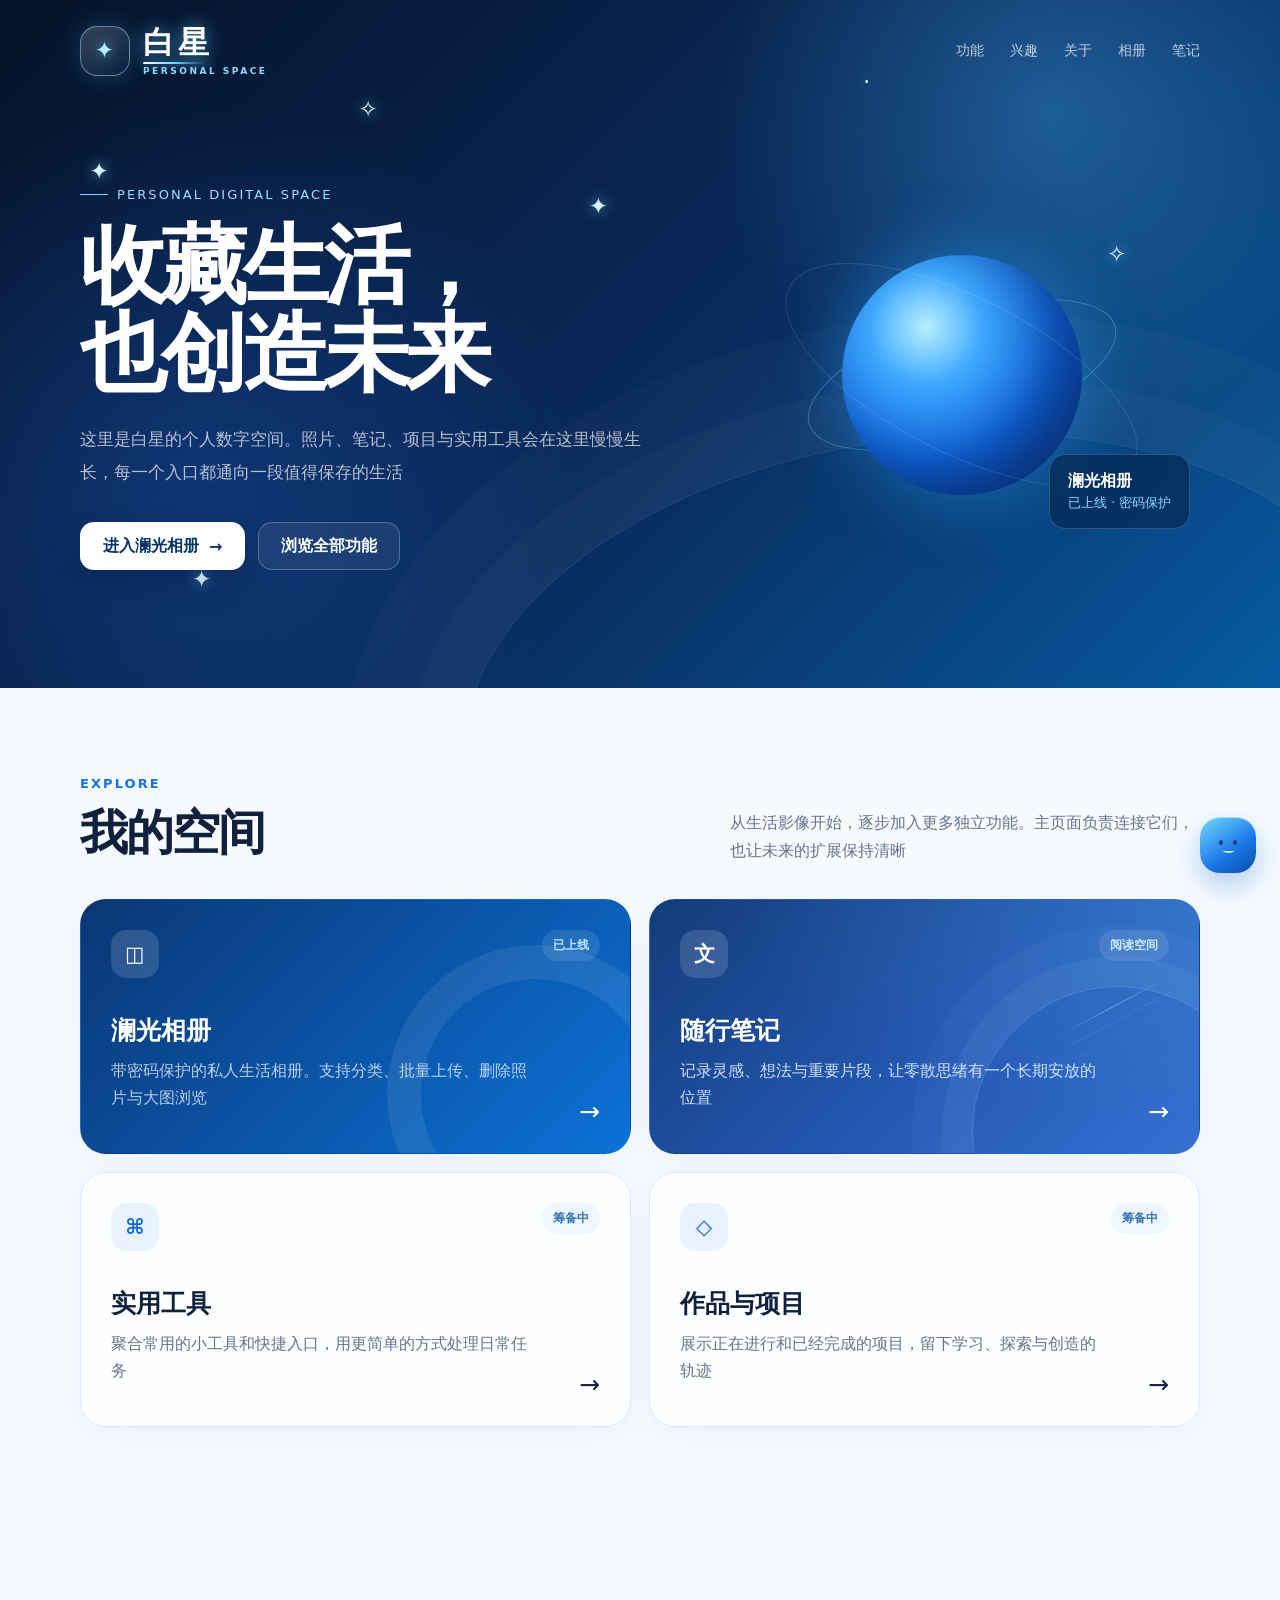
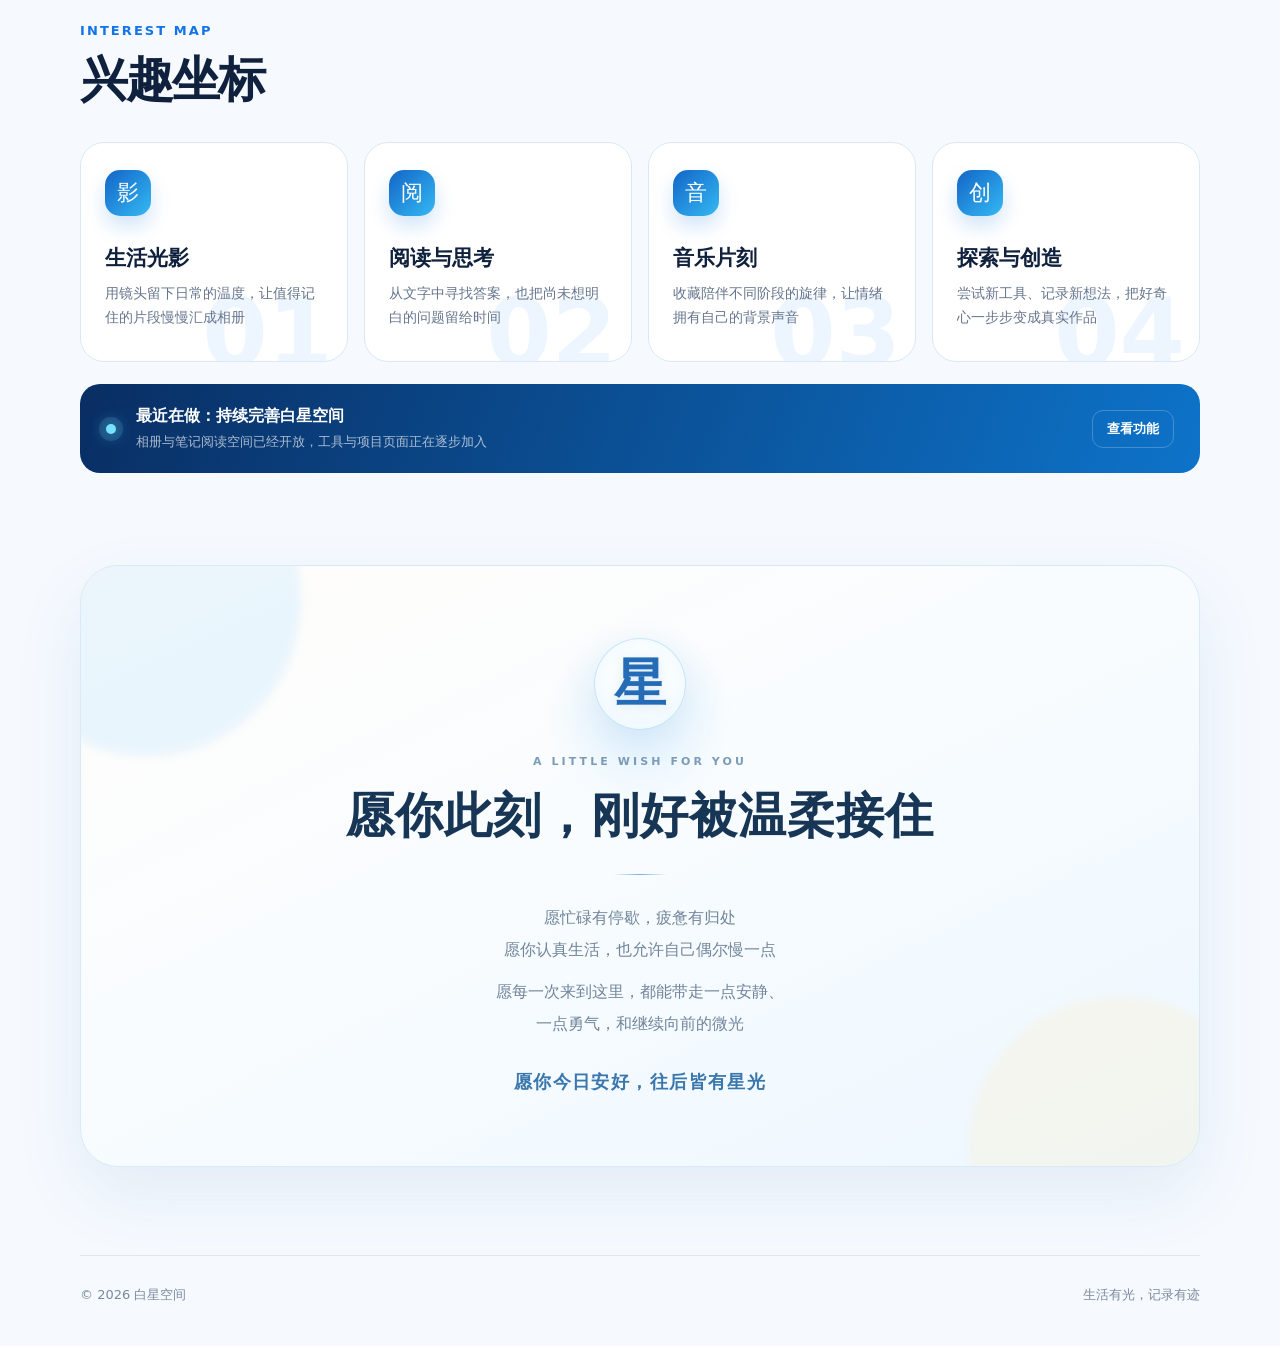
<file: index.html>
<!doctype html>
<html lang="zh-CN">
<head>
<meta charset="utf-8"><meta name="viewport" content="width=device-width,initial-scale=1"><meta name="theme-color" content="#07182f">
<title>白星空间 · 个人数字主页</title><meta name="description" content="白星的个人数字空间：相册、笔记、工具与项目">
<style>
:root{--navy:#07162f;--blue:#1477ff;--cyan:#70d7ff;--ink:#10213e;--muted:#66758d;--line:#dbe8f7;--paper:#f6faff;--white:#fff;--shadow:0 22px 60px rgba(11,53,105,.13)}*{box-sizing:border-box}html{scroll-behavior:smooth}body{margin:0;color:var(--ink);background:var(--paper);font-family:"Microsoft YaHei UI","PingFang SC",system-ui,sans-serif;-webkit-font-smoothing:antialiased}a{color:inherit;text-decoration:none}.hero{position:relative;min-height:72vh;overflow:hidden;color:#fff;background:radial-gradient(circle at 82% 16%,rgba(71,182,255,.34),transparent 28%),radial-gradient(circle at 15% 70%,rgba(36,118,255,.24),transparent 32%),linear-gradient(135deg,#061329 0%,#092b5d 56%,#075ba1 100%)}.hero:after{content:"";position:absolute;inset:auto -8% -42% 36%;height:78%;transform:rotate(-8deg);border:1px solid rgba(255,255,255,.1);border-radius:50%;box-shadow:0 0 0 55px rgba(255,255,255,.025),0 0 0 120px rgba(255,255,255,.018)}.nav,.hero-inner,.section,.footer{width:min(1120px,calc(100% - 40px));margin:auto}.nav{position:relative;z-index:2;display:flex;align-items:center;justify-content:space-between;padding:26px 0}.brand{position:relative;display:grid;grid-template-columns:auto auto;grid-template-rows:auto auto;align-items:center;column-gap:13px;line-height:1}.mark{grid-row:1/3;position:relative;display:grid;place-items:center;width:50px;height:50px;border:1px solid rgba(159,225,255,.5);border-radius:17px;background:linear-gradient(145deg,rgba(255,255,255,.2),rgba(49,153,255,.08));box-shadow:0 0 26px rgba(81,189,255,.22);backdrop-filter:blur(12px)}.mark:before{content:"✦";color:#b9efff;font-size:23px;text-shadow:0 0 14px #5fc8ff}.brand-name{position:relative;display:inline-block;width:max-content;color:#fff;font-family:KaiTi,"STKaiti","Microsoft YaHei UI",serif;font-size:31px;font-weight:900;letter-spacing:.12em;text-shadow:0 0 17px rgba(95,200,255,.7),0 2px 0 rgba(0,0,0,.12)}.brand-name:after{content:"";position:absolute;right:.12em;bottom:-6px;left:0;height:2px;border-radius:99px;background:linear-gradient(90deg,#fff,#63d1ff,transparent);box-shadow:0 0 10px #5fc8ff}.brand-sub{align-self:end;margin-top:8px;color:#8fdcff;font-size:9px;font-weight:800;letter-spacing:.28em;text-transform:uppercase}.nav-links{display:flex;gap:26px;color:rgba(255,255,255,.72);font-size:14px}.nav-links a:hover{color:#fff}.hero-inner{position:relative;z-index:1;display:grid;grid-template-columns:1.1fr .9fr;align-items:center;gap:60px;padding:78px 0 118px}.eyebrow{display:inline-flex;align-items:center;gap:9px;margin-bottom:20px;color:#9fe1ff;font-size:13px;letter-spacing:.16em;text-transform:uppercase}.eyebrow:before{content:"";width:28px;height:1px;background:#70d7ff}h1{max-width:670px;margin:0;font-size:clamp(48px,7vw,86px);line-height:1.02;letter-spacing:-.055em}.hero p{max-width:570px;margin:26px 0 34px;color:rgba(255,255,255,.7);font-size:17px;line-height:1.9}.actions{display:flex;flex-wrap:wrap;gap:13px}.button{display:inline-flex;align-items:center;justify-content:center;gap:10px;min-height:48px;padding:0 22px;border:1px solid transparent;border-radius:14px;font-weight:700;transition:.22s ease}.button.primary{color:#063467;background:#fff;box-shadow:0 14px 34px rgba(0,0,0,.16)}.button.ghost{color:#fff;border-color:rgba(255,255,255,.25);background:rgba(255,255,255,.07)}.button:hover{transform:translateY(-2px)}.orbit{position:relative;display:grid;place-items:center;min-height:320px}.orb{position:absolute;width:240px;height:240px;border-radius:50%;background:radial-gradient(circle at 35% 30%,#b9efff 0,#3da8ff 25%,#1267df 58%,#082e6e 100%);box-shadow:0 0 70px rgba(48,169,255,.46),inset -35px -26px 60px rgba(0,17,65,.4)}.orbit:before,.orbit:after{content:"";position:absolute;width:320px;height:118px;border:1px solid rgba(157,226,255,.34);border-radius:50%;transform:rotate(-18deg)}.orbit:after{width:385px;height:154px;transform:rotate(27deg);border-color:rgba(255,255,255,.12)}.orb-label{position:absolute;z-index:2;right:2%;bottom:2%;padding:14px 18px;border:1px solid rgba(255,255,255,.18);border-radius:16px;background:rgba(6,31,70,.56);backdrop-filter:blur(16px);font-size:13px;line-height:1.55}.orb-label strong{display:block;color:#fff;font-size:16px}.orb-label span{color:#8bdcff}.section{padding:88px 0}.section-head{display:flex;align-items:end;justify-content:space-between;gap:30px;margin-bottom:34px}.kicker{margin:0 0 10px;color:#1373e7;font-size:13px;font-weight:800;letter-spacing:.16em;text-transform:uppercase}h2{margin:0;font-size:clamp(32px,4vw,48px);letter-spacing:-.04em}.section-head>p{max-width:470px;margin:0;color:var(--muted);line-height:1.75}.grid{display:grid;grid-template-columns:repeat(2,minmax(0,1fr));gap:18px}.card{position:relative;min-height:255px;overflow:hidden;padding:30px;border:1px solid var(--line);border-radius:26px;background:rgba(255,255,255,.84);box-shadow:0 8px 30px rgba(24,74,132,.05);transition:.25s ease}.card:hover{transform:translateY(-5px);border-color:#b7d8ff;box-shadow:var(--shadow)}.card.featured{color:#fff;border-color:transparent;background:linear-gradient(135deg,#0a3674,#0c72d8)}.card.featured:after{content:"";position:absolute;right:-55px;bottom:-90px;width:230px;height:230px;border:34px solid rgba(255,255,255,.08);border-radius:50%}.icon{display:grid;place-items:center;width:48px;height:48px;margin-bottom:36px;border-radius:15px;color:#0c67d4;background:#e8f3ff;font-size:21px;font-weight:800}.featured .icon{color:#fff;background:rgba(255,255,255,.14)}.card h3{margin:0 0 10px;font-size:25px}.card p{max-width:430px;margin:0;color:var(--muted);line-height:1.7}.featured p{color:rgba(255,255,255,.72)}.status{position:absolute;top:30px;right:30px;padding:7px 11px;border-radius:999px;color:#3673ae;background:#eef6ff;font-size:12px;font-weight:700}.featured .status{color:#bce7ff;background:rgba(255,255,255,.1)}.arrow{position:absolute;right:30px;bottom:27px;font-size:25px;transition:.2s}.card:hover .arrow{transform:translateX(4px)}.story{padding-top:22px}.profile-panel{display:grid;grid-template-columns:230px 1fr;gap:46px;align-items:center;padding:42px;border:1px solid #cfe2f8;border-radius:30px;background:linear-gradient(135deg,rgba(255,255,255,.96),rgba(232,244,255,.78));box-shadow:var(--shadow)}.profile-seal{position:relative;display:grid;place-items:center;aspect-ratio:1;border-radius:50%;color:#fff;background:radial-gradient(circle at 35% 28%,#bdefff,#278ff0 37%,#0a4c9e 72%);box-shadow:0 0 0 12px rgba(27,127,230,.08),0 22px 45px rgba(16,93,174,.22);font-family:KaiTi,serif;font-size:70px;font-weight:900}.profile-seal:after{content:"✦";position:absolute;right:18px;top:14px;color:#fff7b2;font-size:25px;text-shadow:0 0 14px #fff}.profile-copy h2{margin-bottom:18px}.profile-copy p{margin:8px 0;color:var(--muted);font-size:16px;line-height:1.9}.signature{display:inline-block;margin-top:14px;color:#0c67d4;font-family:KaiTi,serif;font-size:25px;font-weight:800}.interest-head{margin:86px 0 30px}.interest-map{display:grid;grid-template-columns:repeat(4,1fr);gap:16px}.interest{position:relative;min-height:220px;padding:27px 24px;border:1px solid var(--line);border-radius:24px;background:#fff;overflow:hidden;transition:.24s ease}.interest:after{content:attr(data-index);position:absolute;right:14px;bottom:-20px;color:#edf5ff;font-size:94px;font-weight:900;line-height:1}.interest:hover{transform:translateY(-5px);border-color:#a9d3ff;box-shadow:0 18px 38px rgba(22,92,168,.1)}.interest-icon{display:grid;place-items:center;width:46px;height:46px;margin-bottom:28px;border-radius:15px;color:#fff;background:linear-gradient(135deg,#1265c7,#35b9f3);font-size:22px;box-shadow:0 10px 20px rgba(23,120,219,.2)}.interest h3{position:relative;z-index:1;margin:0 0 10px;font-size:21px}.interest p{position:relative;z-index:1;margin:0;color:var(--muted);font-size:14px;line-height:1.7}.now-strip{display:grid;grid-template-columns:auto 1fr auto;gap:20px;align-items:center;margin-top:22px;padding:22px 26px;border-radius:20px;color:#fff;background:linear-gradient(110deg,#092e63,#0d73c9)}.now-dot{width:10px;height:10px;border-radius:50%;background:#77e2ff;box-shadow:0 0 0 7px rgba(119,226,255,.13),0 0 16px #5bd4ff}.now-strip strong{display:block;margin-bottom:4px}.now-strip span{color:rgba(255,255,255,.66);font-size:13px}.now-strip a{padding:9px 14px;border:1px solid rgba(255,255,255,.22);border-radius:11px;font-size:13px;font-weight:700}@media(max-width:900px){.interest-map{grid-template-columns:repeat(2,1fr)}}@media(max-width:650px){.profile-panel{grid-template-columns:1fr;padding:28px}.profile-seal{width:150px}.interest-map{grid-template-columns:1fr}.now-strip{grid-template-columns:auto 1fr}.now-strip a{grid-column:1/3;text-align:center}}.about{display:grid;grid-template-columns:.8fr 1.2fr;gap:60px;align-items:start;padding-top:20px}.about-copy{color:var(--muted);font-size:17px;line-height:1.95}.about-copy p{margin-top:0}.footer{display:flex;justify-content:space-between;gap:20px;padding:30px 0 42px;border-top:1px solid var(--line);color:#7b899d;font-size:13px}.toast{position:fixed;left:50%;bottom:28px;z-index:10;transform:translate(-50%,20px);padding:13px 18px;border-radius:12px;color:#fff;background:#092a58;box-shadow:0 15px 40px rgba(0,26,70,.25);opacity:0;pointer-events:none;transition:.25s}.toast.show{transform:translate(-50%,0);opacity:1}@media(max-width:780px){.nav-links{display:none}.hero-inner{grid-template-columns:1fr;padding:54px 0 92px}.orbit{display:none}.grid{grid-template-columns:1fr}.section-head,.footer{align-items:start;flex-direction:column}.about{grid-template-columns:1fr;gap:25px}.section{padding:68px 0}.card{min-height:240px}}.sparkles{position:absolute;inset:0;z-index:0;pointer-events:none}.spark{position:absolute;color:#d9f6ff;font-size:clamp(13px,1.8vw,24px);filter:drop-shadow(0 0 7px rgba(123,220,255,.85));animation:starFloat var(--d) ease-in-out infinite alternate;animation-delay:var(--delay)}.spark:nth-child(1){left:7%;top:23%;--d:4.2s;--delay:-1s}.spark:nth-child(2){left:28%;top:14%;--d:5.3s;--delay:-2.4s}.spark:nth-child(3){left:46%;top:28%;--d:3.8s;--delay:-.8s}.spark:nth-child(4){right:32%;top:10%;--d:5.8s;--delay:-3s}.spark:nth-child(5){right:12%;top:35%;--d:4.7s;--delay:-1.6s}.spark:nth-child(6){left:15%;bottom:14%;--d:5.1s;--delay:-2s}@keyframes starFloat{from{transform:translateY(0) rotate(-8deg) scale(.82);opacity:.35}to{transform:translateY(-18px) rotate(12deg) scale(1.12);opacity:1}}.orb{animation:orbBreathe 4.8s ease-in-out infinite}@keyframes orbBreathe{0%,100%{transform:scale(1);filter:saturate(1)}50%{transform:scale(1.045);filter:saturate(1.2) brightness(1.08)}}.card .icon,.interest-icon{transition:transform .28s cubic-bezier(.2,.9,.3,1.4)}.card:hover .icon,.interest:hover .interest-icon{transform:rotate(-8deg) scale(1.13)}.healing{position:relative;isolation:isolate;display:flex;min-height:480px;margin-top:92px;padding:72px 28px;overflow:hidden;flex-direction:column;align-items:center;justify-content:center;text-align:center;border:1px solid #d9e9f7;border-radius:38px;background:linear-gradient(155deg,#fffdfa 0%,#f8fcff 48%,#edf7ff 100%);box-shadow:0 28px 70px rgba(31,91,148,.09)}.healing:before,.healing:after{content:"";position:absolute;z-index:-1;border-radius:50%;filter:blur(4px)}.healing:before{top:-120px;left:-90px;width:310px;height:310px;background:rgba(194,231,255,.32)}.healing:after{right:-70px;bottom:-130px;width:300px;height:300px;background:rgba(255,235,196,.28)}.healing-glow{position:absolute;z-index:-1;top:56px;width:190px;height:190px;border-radius:50%;background:radial-gradient(circle,rgba(120,202,255,.18),transparent 70%)}.healing-star{display:grid;place-items:center;width:92px;height:92px;margin-bottom:25px;border:1px solid rgba(119,188,235,.38);border-radius:50%;color:#256cb6;background:rgba(255,255,255,.76);box-shadow:0 14px 38px rgba(56,130,194,.12),inset 0 0 24px rgba(150,218,255,.16);font-family:STXingkai,"华文行楷",KaiTi,serif;font-size:52px;font-weight:700;line-height:1;text-shadow:0 2px 12px rgba(80,153,214,.18)}.healing-kicker{margin:0 0 16px;color:#7c9bb9;font-size:11px;font-weight:800;letter-spacing:.28em}.healing h2{max-width:760px;color:#173554;font-family:STSong,"华文宋体",serif;font-size:clamp(30px,4vw,48px);font-weight:600;letter-spacing:.02em;line-height:1.35}.healing-line{width:54px;height:1px;margin:25px 0 22px;background:linear-gradient(90deg,transparent,#78aed8,transparent)}.healing p:not(.healing-kicker){margin:5px 0;color:#71859a;font-size:16px;line-height:2}.healing strong{margin-top:25px;color:#3977ad;font-family:STSong,"华文宋体",serif;font-size:18px;font-weight:600;letter-spacing:.08em}@media(max-width:650px){.healing{min-height:520px;margin-top:68px;padding:60px 22px;border-radius:28px}.healing p:not(.healing-kicker){font-size:15px}.healing-star{width:80px;height:80px;font-size:46px}}.friend{position:fixed;right:24px;bottom:24px;z-index:20;display:flex;align-items:center;gap:12px}.friend-bubble{max-width:210px;padding:11px 14px;border:1px solid #cce6ff;border-radius:16px 16px 5px 16px;color:#315475;background:rgba(255,255,255,.94);box-shadow:0 12px 35px rgba(27,88,151,.16);font-size:13px;line-height:1.45;opacity:0;transform:translateX(8px) scale(.94);transition:.25s;pointer-events:none}.friend:hover .friend-bubble,.friend.active .friend-bubble{opacity:1;transform:none}.friend-button{position:relative;display:grid;place-items:center;width:56px;height:56px;border:0;border-radius:20px;color:#fff;background:linear-gradient(145deg,#75d9ff,#1977e8 60%,#0b4d9e);box-shadow:0 12px 28px rgba(16,103,198,.3),inset 0 1px 0 rgba(255,255,255,.5);font-size:27px;cursor:pointer;animation:friendBob 3.2s ease-in-out infinite}.friend-button:before,.friend-button:after{content:"";position:absolute;top:23px;width:4px;height:5px;border-radius:50%;background:#073e83}.friend-button:before{left:19px}.friend-button:after{right:19px}.friend-face{position:absolute;top:31px;width:11px;height:5px;border-bottom:2px solid rgba(255,255,255,.85);border-radius:50%}.friend-button:hover{filter:brightness(1.08)}@keyframes friendBob{0%,100%{transform:translateY(0) rotate(-2deg)}50%{transform:translateY(-7px) rotate(3deg)}}.trail-star{position:fixed;z-index:30;pointer-events:none;color:#70d7ff;font-size:12px;text-shadow:0 0 8px #42b8ff;animation:trailPop .8s ease-out forwards}@keyframes trailPop{0%{transform:translate(-50%,-50%) scale(.3) rotate(0);opacity:1}100%{transform:translate(-50%,-90%) scale(1.35) rotate(80deg);opacity:0}}@media(max-width:650px){.friend{right:14px;bottom:14px}.friend-bubble{display:none}.friend-button{width:50px;height:50px}}@media(prefers-reduced-motion:reduce){*{scroll-behavior:auto!important;transition:none!important}}
.card.notes-card{isolation:isolate;color:#fff;border-color:transparent;background:radial-gradient(ellipse at 100% 0,rgba(105,215,255,.18),transparent 60%),linear-gradient(135deg,#143c79 0%,#2459b6 58%,#3671d0 100%)}
.notes-card:before{content:"";position:absolute;z-index:-1;pointer-events:none;right:-65px;bottom:-125px;width:290px;height:290px;border:1px solid rgba(190,225,255,.23);border-radius:50%;box-shadow:0 0 0 30px rgba(193,224,255,.055),0 0 0 60px rgba(193,224,255,.035)}
.notes-card:after{content:"";position:absolute;z-index:-1;pointer-events:none;right:28px;top:106px;width:115px;height:1px;transform:rotate(-28deg);background:linear-gradient(90deg,transparent,rgba(204,238,255,.4),transparent);box-shadow:0 14px 0 rgba(204,238,255,.09),0 28px 0 rgba(204,238,255,.05)}
.notes-card h3{color:#fff}.notes-card p{color:#d1e2fa}.notes-card .icon{color:#fff;background:rgba(255,255,255,.14)}.notes-card .status{color:#cdeaff;background:rgba(255,255,255,.1)}.notes-card .arrow{color:#fff}.card.notes-card:hover{border-color:rgba(157,210,255,.55);box-shadow:0 22px 60px rgba(25,66,137,.2)}a:focus-visible,button:focus-visible{outline:3px solid #36a5f7;outline-offset:5px}@media(prefers-reduced-motion:reduce){*,*:before,*:after{animation:none!important}}</style></head>
<body><header class="hero"><div class="sparkles" aria-hidden="true"><span class="spark">✦</span><span class="spark">✧</span><span class="spark">✦</span><span class="spark">·</span><span class="spark">✧</span><span class="spark">✦</span></div><nav class="nav" aria-label="主导航"><a class="brand" href="#top" aria-label="白星个人空间"><span class="mark" aria-hidden="true"></span><span class="brand-name">白星</span><span class="brand-sub">PERSONAL SPACE</span></a><div class="nav-links"><a href="#spaces">功能</a><a href="#story">兴趣</a><a href="#about">关于</a><a href="/album/">相册</a><a href="/notes/">笔记</a></div></nav><div class="hero-inner" id="top"><div><div class="eyebrow">Personal Digital Space</div><h1>收藏生活，<br>也创造未来</h1><p>这里是白星的个人数字空间。照片、笔记、项目与实用工具会在这里慢慢生长，每一个入口都通向一段值得保存的生活</p><div class="actions"><a class="button primary" href="/album/">进入澜光相册 <span>→</span></a><a class="button ghost" href="#spaces">浏览全部功能</a></div></div><div class="orbit" aria-hidden="true"><div class="orb"></div><div class="orb-label"><strong>澜光相册</strong><span>已上线 · 密码保护</span></div></div></div></header>
<main><section class="section" id="spaces"><div class="section-head"><div><p class="kicker">Explore</p><h2>我的空间</h2></div><p>从生活影像开始，逐步加入更多独立功能。主页面负责连接它们，也让未来的扩展保持清晰</p></div><div class="grid"><a class="card featured" href="/album/"><span class="status">已上线</span><span class="icon">◫</span><h3>澜光相册</h3><p>带密码保护的私人生活相册。支持分类、批量上传、删除照片与大图浏览</p><span class="arrow">→</span></a><a class="card notes-card" href="/notes/"><span class="status">阅读空间</span><span class="icon">文</span><h3>随行笔记</h3><p>记录灵感、想法与重要片段，让零散思绪有一个长期安放的位置</p><span class="arrow">→</span></a><a class="card soon" href="#"><span class="status">筹备中</span><span class="icon">⌘</span><h3>实用工具</h3><p>聚合常用的小工具和快捷入口，用更简单的方式处理日常任务</p><span class="arrow">→</span></a><a class="card soon" href="#"><span class="status">筹备中</span><span class="icon">◇</span><h3>作品与项目</h3><p>展示正在进行和已经完成的项目，留下学习、探索与创造的轨迹</p><span class="arrow">→</span></a></div></section><section class="section story" id="story"><div class="interest-head"><p class="kicker">Interest Map</p><h2>兴趣坐标</h2></div><div class="interest-map"><article class="interest" data-index="01"><span class="interest-icon">影</span><h3>生活光影</h3><p>用镜头留下日常的温度，让值得记住的片段慢慢汇成相册</p></article><article class="interest" data-index="02"><span class="interest-icon">阅</span><h3>阅读与思考</h3><p>从文字中寻找答案，也把尚未想明白的问题留给时间</p></article><article class="interest" data-index="03"><span class="interest-icon">音</span><h3>音乐片刻</h3><p>收藏陪伴不同阶段的旋律，让情绪拥有自己的背景声音</p></article><article class="interest" data-index="04"><span class="interest-icon">创</span><h3>探索与创造</h3><p>尝试新工具、记录新想法，把好奇心一步步变成真实作品</p></article></div><div class="now-strip"><span class="now-dot" aria-hidden="true"></span><div><strong>最近在做：持续完善白星空间</strong><span>相册与笔记阅读空间已经开放，工具与项目页面正在逐步加入</span></div><a href="#spaces">查看功能</a></div><section class="healing" id="about"><div class="healing-glow" aria-hidden="true"></div><div class="healing-star" aria-hidden="true">星</div><p class="healing-kicker">A LITTLE WISH FOR YOU</p><h2>愿你此刻，刚好被温柔接住</h2><div class="healing-line" aria-hidden="true"></div><p>愿忙碌有停歇，疲惫有归处<br>愿你认真生活，也允许自己偶尔慢一点</p><p>愿每一次来到这里，都能带走一点安静、<br>一点勇气，和继续向前的微光</p><strong>愿你今日安好，往后皆有星光</strong></section></section></main><footer class="footer"><span>© 2026 白星空间</span><span>生活有光，记录有迹</span></footer><div class="friend" id="starFriend"><span class="friend-bubble" id="friendBubble">今天也要收集一点小小的光呀 ✦</span><button class="friend-button" id="friendButton" type="button" aria-label="和小星星互动"><span class="friend-face" aria-hidden="true"></span></button></div><div class="toast" role="status">这个功能正在筹备中</div><script>const toast=document.querySelector('.toast');let timer;document.querySelectorAll('.soon').forEach(card=>card.addEventListener('click',e=>{e.preventDefault();toast.classList.add('show');clearTimeout(timer);timer=setTimeout(()=>toast.classList.remove('show'),1800)}));const friend=document.getElementById('starFriend'),bubble=document.getElementById('friendBubble'),friendButton=document.getElementById('friendButton');const wishes=['今天也要收集一点小小的光呀 ✦','慢慢来，好的事情正在发生','别忘了把今天的快乐存进相册～','欢迎回来，白星空间一直亮着灯'];let wishIndex=0;friendButton.addEventListener('click',()=>{wishIndex=(wishIndex+1)%wishes.length;bubble.textContent=wishes[wishIndex];friend.classList.add('active');setTimeout(()=>friend.classList.remove('active'),2600)});const reduceMotion=matchMedia('(prefers-reduced-motion: reduce)').matches;let lastStar=0;if(!reduceMotion)document.addEventListener('pointermove',e=>{const now=Date.now();if(now-lastStar<85)return;lastStar=now;const star=document.createElement('span');star.className='trail-star';star.textContent=Math.random()>.5?'✦':'·';star.style.left=e.clientX+'px';star.style.top=e.clientY+'px';document.body.appendChild(star);setTimeout(()=>star.remove(),850)});</script></body></html>
</file>
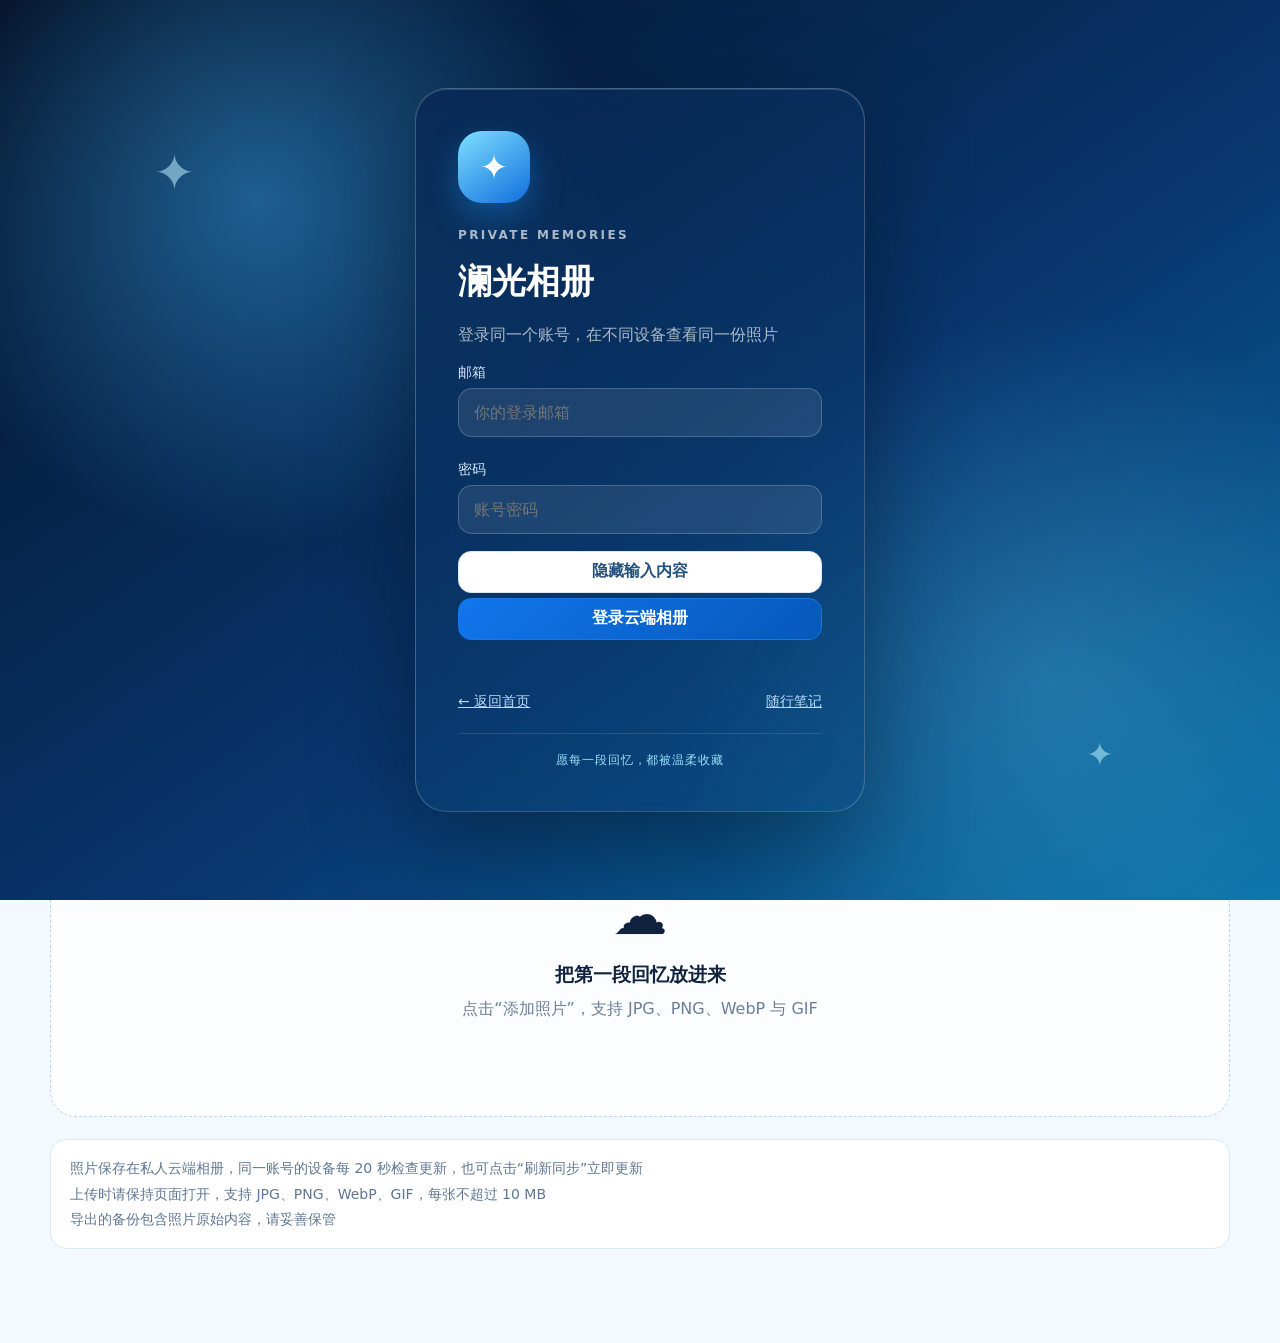
<file: album/index.html>
<!doctype html>
<html lang="zh-CN">
<head>
  <meta charset="utf-8">
  <meta name="viewport" content="width=device-width,initial-scale=1">
  <meta name="theme-color" content="#07182f">
  <title>澜光相册 · 白星空间</title>
  <style>
    :root{--navy:#07182f;--blue:#1477ff;--cyan:#78dcff;--paper:#f4f9ff;--ink:#11223e;--muted:#6d7f98;--line:#d8e8f8;--white:#fff;--danger:#d94b66;--shadow:0 20px 55px rgba(12,61,118,.13)}*{box-sizing:border-box}body{margin:0;color:var(--ink);background:var(--paper);font-family:"Microsoft YaHei UI","PingFang SC",system-ui,sans-serif}button,input,select{font:inherit}button{cursor:pointer}.hidden{display:none!important}.topbar{position:sticky;top:0;z-index:20;display:flex;align-items:center;justify-content:space-between;gap:16px;padding:16px max(22px,calc((100% - 1180px)/2));border-bottom:1px solid rgba(216,232,248,.85);background:rgba(244,249,255,.88);backdrop-filter:blur(18px)}.brand{display:flex;align-items:center;gap:11px;color:var(--navy);font-weight:900}.brand i{display:grid;place-items:center;width:39px;height:39px;border-radius:13px;color:#fff;background:linear-gradient(145deg,#76dcff,#126ce0 70%,#093d86);font-style:normal}.top-actions,.album-tabs,.hero-actions{display:flex;flex-wrap:wrap;gap:9px}.btn{min-height:42px;padding:0 15px;border:1px solid var(--line);border-radius:13px;color:#24517d;background:#fff;font-weight:750}.btn:hover{border-color:#8fc9ff;transform:translateY(-1px)}.btn.primary{color:#fff;border-color:#1678e9;background:linear-gradient(135deg,#1176ed,#0758b9)}.btn.danger{color:var(--danger)}.shell{width:min(1180px,calc(100% - 34px));margin:auto}.hero{position:relative;overflow:hidden;margin-top:28px;padding:54px;border-radius:31px;color:#fff;background:radial-gradient(circle at 80% 18%,rgba(104,220,255,.33),transparent 28%),linear-gradient(135deg,#06152e,#0a3976 64%,#0877bc);box-shadow:var(--shadow)}.hero:after{content:"";position:absolute;right:-70px;bottom:-125px;width:330px;height:330px;border:42px solid rgba(255,255,255,.07);border-radius:50%}.eyebrow{margin:0 0 13px;color:#9be7ff;font-size:12px;font-weight:800;letter-spacing:.2em}.hero h1{margin:0;font-size:clamp(38px,6vw,68px);letter-spacing:-.055em}.hero p{max-width:590px;margin:18px 0 27px;color:rgba(255,255,255,.72);line-height:1.8}.hero-actions{position:relative;z-index:1}.hero .btn{border-color:rgba(255,255,255,.23);color:#fff;background:rgba(255,255,255,.09)}.hero .btn.primary{color:#0a457e;background:#fff}.section{padding:45px 0 80px}.section-head{display:flex;align-items:end;justify-content:space-between;gap:24px;margin-bottom:22px}.section-head h2{margin:0;font-size:32px}.section-head p{margin:7px 0 0;color:var(--muted)}.album-tabs{margin:18px 0}.tab{padding:9px 14px;border:1px solid var(--line);border-radius:999px;color:#4b6685;background:#fff}.tab.active{color:#fff;border-color:#1677ea;background:#1677ea}.empty{display:grid;place-items:center;min-height:330px;padding:38px;border:1px dashed #b9d7f3;border-radius:26px;text-align:center;background:rgba(255,255,255,.65)}.empty-icon{font-size:55px}.empty h3{margin:15px 0 7px}.empty p{margin:0;color:var(--muted);line-height:1.7}.grid{display:grid;grid-template-columns:repeat(4,minmax(0,1fr));gap:15px}.photo{position:relative;aspect-ratio:1;overflow:hidden;border-radius:20px;background:#dcecff;box-shadow:0 8px 24px rgba(23,78,137,.08)}.photo img{width:100%;height:100%;object-fit:cover;transition:.28s}.photo:hover img{transform:scale(1.035)}.photo-info{position:absolute;inset:auto 0 0;padding:34px 13px 12px;color:#fff;background:linear-gradient(transparent,rgba(2,20,48,.75));font-size:12px;opacity:0;transition:.2s}.photo:hover .photo-info{opacity:1}.photo-delete{position:absolute;top:9px;right:9px;width:34px;height:34px;border:0;border-radius:11px;color:#fff;background:rgba(4,25,57,.6);backdrop-filter:blur(8px);opacity:0}.photo:hover .photo-delete{opacity:1}.gate{position:fixed;inset:0;z-index:100;display:grid;place-items:center;padding:22px;background:radial-gradient(circle at 70% 20%,#176dba,#07182f 58%)}.gate-card{width:min(430px,100%);padding:38px;border:1px solid rgba(255,255,255,.15);border-radius:29px;color:#fff;background:rgba(6,30,67,.72);box-shadow:0 30px 80px rgba(0,0,0,.28);backdrop-filter:blur(20px)}.gate-star{display:grid;place-items:center;width:68px;height:68px;margin-bottom:22px;border-radius:22px;background:linear-gradient(145deg,#7ce0ff,#126ede);font-size:34px}.gate h1{margin:0 0 10px;font-size:34px}.gate p{color:rgba(255,255,255,.66);line-height:1.7}.field{width:100%;height:49px;margin:12px 0;padding:0 15px;border:1px solid rgba(255,255,255,.2);border-radius:14px;color:#fff;outline:0;background:rgba(255,255,255,.09)}.field:focus{border-color:#76d8ff}.gate .btn{width:100%;margin-top:5px}.message{min-height:20px;color:#ffb9c6;font-size:13px}.modal{position:fixed;inset:0;z-index:80;display:grid;place-items:center;padding:20px;background:rgba(3,18,40,.78);backdrop-filter:blur(10px)}.modal img{max-width:min(1100px,94vw);max-height:84vh;border-radius:18px;box-shadow:0 30px 90px rgba(0,0,0,.4)}.modal-close{position:fixed;top:22px;right:25px;width:45px;height:45px;border:1px solid rgba(255,255,255,.25);border-radius:15px;color:#fff;background:rgba(255,255,255,.1);font-size:24px}.toast{position:fixed;left:50%;bottom:25px;z-index:120;transform:translate(-50%,20px);padding:12px 17px;border-radius:12px;color:#fff;background:#082852;opacity:0;pointer-events:none;transition:.22s}.toast.show{transform:translate(-50%,0);opacity:1}.note{margin-top:22px;padding:16px 19px;border:1px solid #d9e9f8;border-radius:16px;color:#607792;background:#fff;font-size:13px;line-height:1.7}@media(max-width:900px){.grid{grid-template-columns:repeat(3,1fr)}}@media(max-width:650px){.topbar{align-items:flex-start}.top-actions .btn:not(.primary){display:none}.hero{padding:38px 25px}.section-head{align-items:start;flex-direction:column}.grid{grid-template-columns:repeat(2,1fr);gap:9px}.photo{border-radius:14px}.photo-delete{opacity:1}.gate-card{padding:29px}}
    .gate{overflow:hidden;background:radial-gradient(circle at 20% 22%,rgba(65,184,255,.42),transparent 28%),radial-gradient(circle at 82% 76%,rgba(114,220,255,.24),transparent 30%),linear-gradient(145deg,#041126,#08376f 58%,#0872aa)}.gate:before,.gate:after{content:"✦";position:absolute;color:rgba(190,241,255,.55);font-size:50px;animation:floatStar 4s ease-in-out infinite alternate}.gate:before{left:12%;top:16%}.gate:after{right:13%;bottom:14%;font-size:33px;animation-delay:-2s}.gate-card{position:relative;width:min(450px,100%);padding:42px;border-color:rgba(255,255,255,.22);border-radius:32px;background:linear-gradient(145deg,rgba(8,39,83,.82),rgba(11,74,129,.58));box-shadow:0 35px 100px rgba(0,0,0,.34),inset 0 1px 0 rgba(255,255,255,.14)}.gate-card:after{content:"愿每一段回忆，都被温柔收藏";display:block;margin-top:22px;padding-top:18px;border-top:1px solid rgba(255,255,255,.12);color:#9ddfff;text-align:center;font-size:12px;letter-spacing:.08em}.gate-star{width:72px;height:72px;border-radius:24px;box-shadow:0 13px 32px rgba(30,153,239,.34);animation:starBreathe 2.8s ease-in-out infinite}.cute-alert{position:fixed;left:50%;top:50%;z-index:140;width:min(360px,calc(100% - 38px));padding:27px 25px;border:1px solid #b8e5ff;border-radius:25px;color:#244f78;background:linear-gradient(145deg,#fff,#eaf7ff);box-shadow:0 28px 90px rgba(0,27,69,.38);text-align:center;opacity:0;pointer-events:none}.cute-alert.show{animation:cutePop 2.3s ease both}.cute-face{font-size:43px}.cute-alert strong{display:block;margin:8px 0 5px;color:#1768b4;font-size:20px}.cute-alert span{color:#7792aa;font-size:13px}@keyframes cutePop{0%{opacity:0;transform:translate(-50%,-50%) scale(.65) rotate(-5deg)}12%{opacity:1;transform:translate(-50%,-50%) scale(1.06) rotate(3deg)}20%,75%{opacity:1;transform:translate(-50%,-50%) scale(1)}82%{transform:translate(-52%,-50%) rotate(-2deg)}87%{transform:translate(-48%,-50%) rotate(2deg)}100%{opacity:0;transform:translate(-50%,-55%) scale(.92)}}@keyframes floatStar{to{transform:translateY(-18px) rotate(15deg);opacity:.9}}@keyframes starBreathe{50%{transform:translateY(-5px) scale(1.06);filter:brightness(1.15)}}
  </style>
<style id="poetic-hero-style">.poetic-hero{display:grid;grid-template-columns:1.05fr .95fr;align-items:center;min-height:500px;padding:68px 70px;background:radial-gradient(circle at 79% 22%,rgba(151,232,255,.22),transparent 23%),radial-gradient(circle at 88% 94%,rgba(28,166,225,.28),transparent 35%),linear-gradient(132deg,#06142d 0%,#0a3268 52%,#087bb1 100%)}.poetic-copy{position:relative;z-index:5}.poetic-hero .eyebrow{color:#a8eaff;letter-spacing:.27em}.poetic-hero h1{margin-top:18px;font-family:STSong,"华文宋体","Songti SC",serif;font-size:clamp(52px,6.2vw,78px);font-weight:600;line-height:1.13;letter-spacing:-.035em}.poetic-hero h1 em{color:#d8f6ff;font-style:normal;text-shadow:0 0 34px rgba(123,221,255,.25)}.poetic-line{margin:27px 0 0!important;color:rgba(235,248,255,.72)!important;font-family:STSong,"华文宋体",serif;font-size:17px!important;line-height:2!important}.poetic-line span{color:#9eddf5}.poetic-hero .hero-actions{margin-top:34px}.whale-scene{position:relative;z-index:3;min-height:370px}.sea-moon{position:absolute;left:52%;top:48%;width:300px;height:300px;transform:translate(-50%,-50%);border:1px solid rgba(190,238,255,.22);border-radius:50%;background:radial-gradient(circle,rgba(146,228,255,.18),rgba(43,145,220,.09) 48%,transparent 69%);animation:moonBreath 4.5s ease-in-out infinite}.whale{position:absolute;left:50%;top:48%;width:230px;height:145px;transform:translate(-50%,-50%);border:1px solid rgba(207,246,255,.45);border-radius:58% 55% 48% 52%;background:radial-gradient(circle at 36% 27%,#c9f7ff 0,#6dd7f5 24%,#2598df 55%,#0962b5 100%);box-shadow:0 25px 60px rgba(0,33,92,.32),inset -22px -25px 40px rgba(4,57,137,.18);animation:whaleFloat 4s ease-in-out infinite}.whale:after{content:"";position:absolute;left:16px;bottom:-15px;width:150px;height:37px;border-radius:50%;background:rgba(7,74,146,.38);filter:blur(14px)}.whale-eye{position:absolute;left:54px;top:51px;width:8px;height:10px;border-radius:50%;background:#07457f;animation:whaleBlink 4.6s infinite}.whale-cheek{position:absolute;left:34px;top:72px;width:23px;height:10px;border-radius:50%;background:rgba(255,185,211,.55)}.whale-smile{position:absolute;left:65px;top:67px;width:22px;height:13px;border-bottom:3px solid rgba(255,255,255,.9);border-radius:50%}.whale-fin{position:absolute;left:91px;bottom:-23px;width:77px;height:45px;border-radius:20% 75% 70% 70%;background:#1683cf;box-shadow:inset 0 1px 0 rgba(255,255,255,.25);animation:finWave 2.6s ease-in-out infinite}.whale-tail{position:absolute;right:-52px;width:74px;height:50px;background:linear-gradient(135deg,#46b9eb,#0874c7)}.tail-top{top:20px;border-radius:80% 20% 65% 25%;transform-origin:left bottom}.tail-bottom{bottom:17px;border-radius:25% 65% 20% 80%;transform-origin:left top}.whale-spray{position:absolute;left:96px;top:-55px;color:#bcefff;font-size:28px;letter-spacing:10px;animation:sprayUp 2.8s ease-out infinite}.whale-note{position:absolute;right:1%;bottom:3%;padding:12px 16px;border:1px solid rgba(213,247,255,.45);border-radius:16px 16px 5px 16px;color:#205b87;background:rgba(239,251,255,.91);box-shadow:0 15px 35px rgba(0,35,83,.17);font-size:13px;font-weight:700;animation:noteBob 3.8s ease-in-out infinite}.whale-note b{color:#1594dc}.bubble{position:absolute;border:1px solid rgba(200,245,255,.66);border-radius:50%;animation:bubbleRise 4.5s ease-in infinite}.b1{left:19%;bottom:14%;width:13px;height:13px}.b2{left:28%;bottom:2%;width:7px;height:7px;animation-delay:-1.8s}.b3{right:15%;bottom:28%;width:17px;height:17px;animation-delay:-2.7s}.b4{right:28%;bottom:4%;width:9px;height:9px;animation-delay:-.8s}.sea-lines{position:absolute;left:15%;right:7%;bottom:4%;display:grid;gap:9px;opacity:.35}.sea-lines span{height:1px;background:linear-gradient(90deg,transparent,#aeeaff,transparent);animation:waveGlow 3s ease-in-out infinite}.sea-lines span:nth-child(2){width:78%;margin-left:10%;animation-delay:-1s}.sea-lines span:nth-child(3){width:58%;margin-left:21%;animation-delay:-2s}.poetic-stars i{position:absolute;color:#bdeeff;font-style:normal;text-shadow:0 0 10px #73d9ff;animation:starTwinkle 3.2s ease-in-out infinite}.poetic-stars i:nth-child(1){left:47%;top:13%}.poetic-stars i:nth-child(2){left:66%;top:8%;animation-delay:-1s}.poetic-stars i:nth-child(3){right:6%;top:22%;animation-delay:-2.1s}.poetic-stars i:nth-child(4){left:41%;bottom:13%;animation-delay:-.6s}.poetic-stars i:nth-child(5){right:28%;bottom:8%;animation-delay:-1.7s}@keyframes whaleFloat{0%,100%{margin-top:0}50%{margin-top:-12px}}@keyframes moonBreath{0%,100%{opacity:.65;scale:.96}50%{opacity:1;scale:1.05}}@keyframes whaleBlink{0%,45%,52%,100%{transform:scaleY(1)}48%,50%{transform:scaleY(.12)}}@keyframes finWave{0%,100%{translate:0 0}50%{translate:0 5px}}@keyframes sprayUp{0%{opacity:0;transform:translateY(14px)}35%{opacity:1}100%{opacity:0;transform:translateY(-12px)}}@keyframes noteBob{0%,100%{translate:0 0}50%{translate:0 -7px}}@keyframes bubbleRise{0%{opacity:0;translate:0 25px}25%{opacity:.8}100%{opacity:0;translate:0 -70px}}@keyframes waveGlow{50%{opacity:.25;scale:.96 1}}@keyframes starTwinkle{0%,100%{opacity:.2;translate:0 0}50%{opacity:1;translate:0 -8px}}@media(max-width:800px){.poetic-hero{grid-template-columns:1fr;min-height:700px;padding:47px 28px}.poetic-hero h1{font-size:50px}.whale-scene{min-height:310px}.whale{width:190px;height:120px}.whale-tail{right:-43px;width:62px;height:42px}.whale-note{right:0}.poetic-line{font-size:15px!important}}</style><style id="poetic-copy-fix">.poetic-copy{text-align:center}.poetic-hero h1{font-size:clamp(40px,4.4vw,60px);letter-spacing:-.045em}.poetic-hero h1>span{white-space:nowrap}.poetic-hero .hero-actions{justify-content:center}@media(max-width:800px){.poetic-hero h1{font-size:42px}.poetic-hero h1>span{white-space:normal}}</style><link rel="stylesheet" href="cloud.css"><script src="cloud-config.js" defer></script><script src="supabase.js" defer></script><script src="cloud-store.js" defer></script><script src="cloud-app.js" defer></script><style id="album-navigation">.topbar{gap:24px}.album-nav{display:flex;align-items:center;gap:6px;margin-right:auto}.album-nav a{display:inline-flex;align-items:center;justify-content:center;min-height:40px;padding:0 15px;border-radius:12px;text-decoration:none;color:#607894;font-size:14px;font-weight:500;white-space:nowrap;transition:background .2s,color .2s}.album-nav a:hover{background:#e8f2ff;color:#1466bb}.album-nav a[aria-current="page"]{background:#e5effc;color:#1268c5;font-weight:700}.topbar .top-actions{gap:8px}.topbar .top-actions .btn{font-size:13px;padding:0 14px}@media(max-width:1050px){.topbar{flex-wrap:wrap;gap:12px}.album-nav{margin-left:auto;margin-right:0}.topbar .top-actions{width:100%;justify-content:flex-end}}@media(max-width:650px){.album-nav{gap:2px}.album-nav a{padding:0 10px}.topbar .top-actions{justify-content:flex-start;gap:6px}.topbar .top-actions .btn{padding:0 10px;font-size:12px}}</style></head>
<body>
  <div class="cute-alert" id="cuteAlert"><div class="cute-face">(˶˃ ᵕ ˂˶)</div><strong>不要偷窥人家的隐私哎</strong><span>密码不对哦，再认真想一想 ✦</span></div>
  <section class="gate" id="gate"><div class="gate-card"><div class="gate-star">✦</div><p class="eyebrow">PRIVATE MEMORIES</p><h1>澜光相册</h1><p>登录同一个账号，在不同设备查看同一份照片</p><form id="loginForm"><label for="email">邮箱</label><input class="field" id="email" type="email" autocomplete="username" required placeholder="你的登录邮箱"><label for="password">密码</label><input class="field" id="password" type="password" autocomplete="current-password" required placeholder="账号密码"><button class="btn" id="togglePassword" type="button">隐藏输入内容</button><button class="btn primary" id="unlock" type="submit">登录云端相册</button><p class="message" id="gateMessage" role="status"></p></form><div class="gate-links"><a href="../">← 返回首页</a><a href="../notes/">随行笔记</a></div></div></section>
  <div id="cloudContent" inert><header class="topbar"><a class="brand" href="../"><i>星</i><span>澜光相册</span></a><nav class="album-nav" aria-label="页面导航"><a href="../">首页</a><a href="./" aria-current="page">相册</a><a href="../notes/">笔记</a></nav><div class="top-actions"><button class="btn" id="refreshBtn" data-cloud-action>刷新同步</button><button class="btn" id="exportBtn" data-cloud-action>导出备份</button><button class="btn" id="importBtn" data-cloud-action>导入备份</button><button class="btn primary" id="addBtn" data-cloud-action>＋ 添加照片</button><button class="btn danger" id="lockBtn" data-cloud-action>退出账号</button></div></header>
  <main class="shell"><section class="hero poetic-hero"><div class="poetic-copy"><p class="eyebrow">BLUE MEMORY GARDEN</p><h1><span>天很蓝　风很轻　云很淡</span><br><em>没烦恼 很幸福✧</em></h1><p class="poetic-line">风会吹远许多事，照片替我们记得<br><span>愿每一次回望，都有微光回应</span></p><div class="hero-actions"><button class="btn primary" id="heroAdd" data-cloud-action>＋ 添加照片</button><button class="btn" id="newAlbum" data-cloud-action>新建相册</button></div></div><div class="whale-scene" aria-hidden="true"><div class="sea-moon"></div><div class="whale"><span class="whale-eye"></span><span class="whale-cheek"></span><span class="whale-smile"></span><span class="whale-fin"></span><span class="whale-tail tail-top"></span><span class="whale-tail tail-bottom"></span><span class="whale-spray">· ·</span></div><div class="whale-note">替你守好每一片微光 <b>✦</b></div><i class="bubble b1"></i><i class="bubble b2"></i><i class="bubble b3"></i><i class="bubble b4"></i><div class="sea-lines"><span></span><span></span><span></span></div></div><div class="poetic-stars" aria-hidden="true"><i>✦</i><i>·</i><i>✧</i><i>✦</i><i>·</i></div></section>
  <section class="section album-section"><p id="countText"></p><div class="sync-toolbar"><label for="uploadAlbum">上传到相册</label><select id="uploadAlbum"></select></div><p id="syncStatus" class="sync-status" role="status"></p><p id="uploadErrors" class="upload-errors" hidden></p><div class="album-tabs" id="tabs"></div><div class="empty" id="empty"><div><div class="empty-icon">☁</div><h3>把第一段回忆放进来</h3><p>点击“添加照片”，支持 JPG、PNG、WebP 与 GIF</p></div></div><div class="grid hidden" id="grid"></div><p class="note">照片保存在私人云端相册，同一账号的设备每 20 秒检查更新，也可点击“刷新同步”立即更新<br>上传时请保持页面打开，支持 JPG、PNG、WebP、GIF，每张不超过 10 MB<br>导出的备份包含照片原始内容，请妥善保管</p></section></main></div>
  <input id="fileInput" type="file" accept="image/jpeg,image/png,image/webp,image/gif" multiple hidden><input id="backupInput" type="file" accept="application/json,.json" hidden>
  <div class="modal hidden" id="modal"><button class="modal-close" id="modalClose">×</button><img id="preview" alt="照片预览"></div><div class="toast" id="toast"></div>
</body></html>
</file>
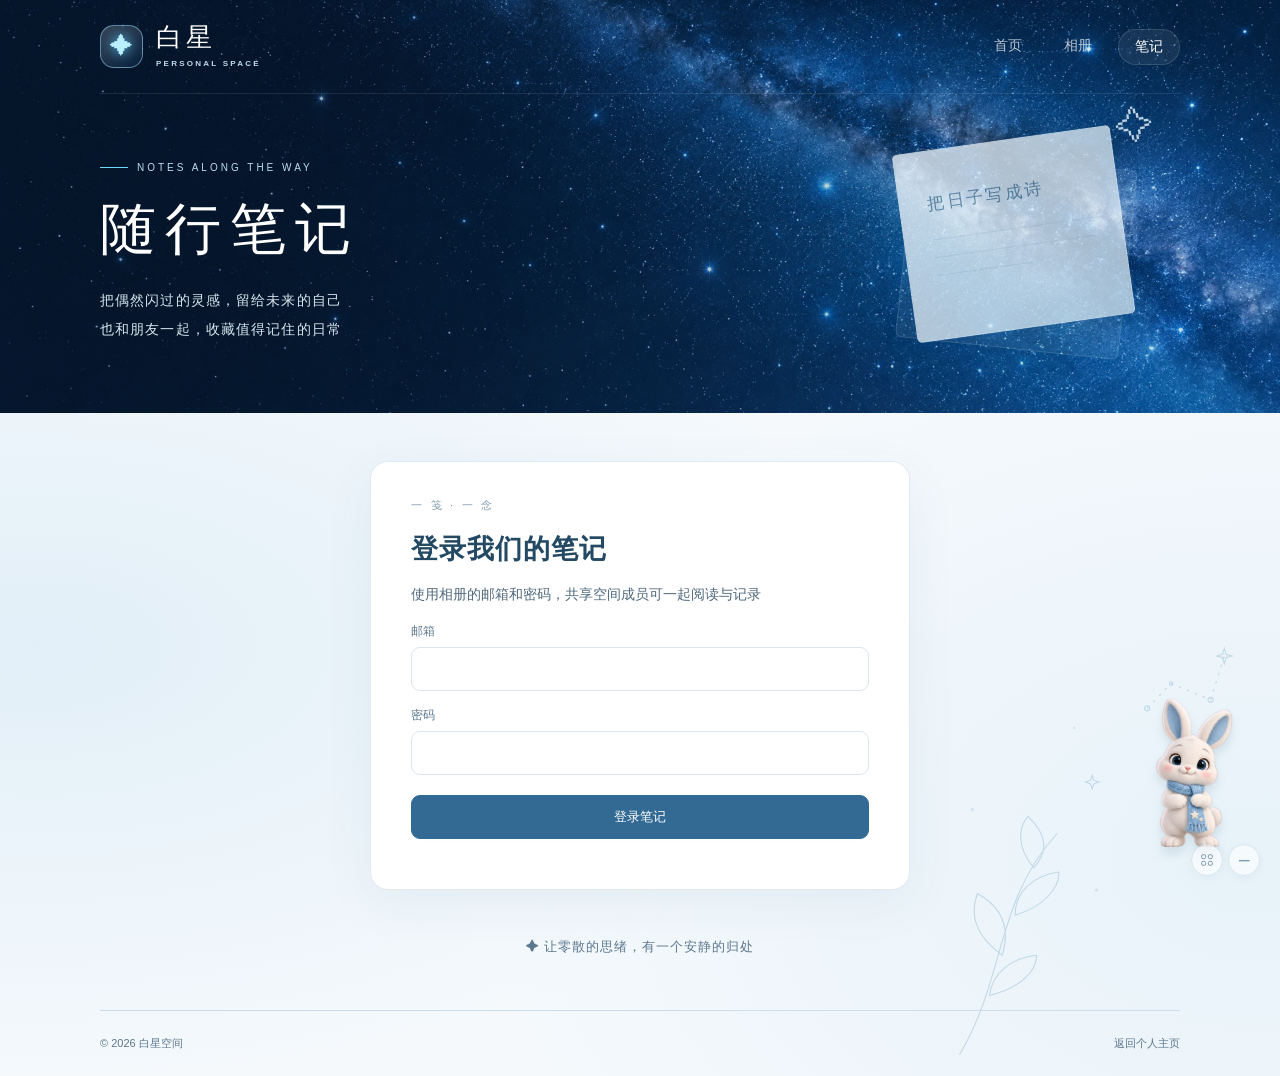
<file: notes/index.html>
<!doctype html><html lang="zh-CN"><head>
<meta charset="utf-8"><meta name="viewport" content="width=device-width,initial-scale=1"><meta name="theme-color" content="#07182f">
<title>随行笔记 · 白星空间</title><meta name="description" content="和朋友一起记录生活、阅读与灵感">
<link rel="stylesheet" href="style.css?v=20260916c"><link rel="stylesheet" href="shared.css?v=20260916c">
<script src="../album/cloud-config.js" defer></script><script src="../album/supabase.js" defer></script>
<link rel="stylesheet" href="quill.snow.css"><link rel="stylesheet" href="rich.css?v=20260916c"><script src="quill.js" defer></script><script src="rich.js" defer></script><script src="store.js" defer></script><script src="notes.js" defer></script><link rel="stylesheet" href="page.css?v=20260916c"><link rel="stylesheet" href="companion.css?v=20260916c"><script src="pet-lines.js?v=20260916c" defer></script><script src="pet.js?v=20260916c" defer></script><link rel="stylesheet" href="journal-polish.css?v=20260916c"></head><body>
<a class="skip" href="#journal">跳到笔记</a>
<header class="hero"><nav class="nav" aria-label="主导航"><a class="brand" href="/" aria-label="白星空间首页"><span class="mark" aria-hidden="true"></span><span class="brand-name">白星</span><span class="brand-sub">PERSONAL SPACE</span></a><div class="nav-links"><a href="/">首页</a><a href="/album/">相册</a><a href="/notes/" aria-current="page">笔记</a></div></nav><div class="hero-inner"><div class="paper-art" aria-hidden="true"><div class="paper-sheet">把日子写成诗<span></span><span></span><span></span></div></div><div class="eyebrow">Notes along the way</div><h1>随行笔记</h1><p>把偶然闪过的灵感，留给未来的自己<br>也和朋友一起，收藏值得记住的日常</p></div></header>
<main id="journal" class="section notebook">
<section id="login" class="login-box"><h2>登录我们的笔记</h2><p>使用相册的邮箱和密码，共享空间成员可一起阅读与记录</p><form id="login-form"><label for="email">邮箱</label><input id="email" type="email" autocomplete="username" required><label for="password">密码</label><input id="password" type="password" autocomplete="current-password" required><button class="action primary" id="login-button">登录笔记</button></form><p id="login-message" role="status"></p></section>
<section id="workspace" hidden><div class="intro"><div><h2>纸间拾光</h2><p id="space-label"></p></div><div class="toolbar"><button class="action primary" id="new-note">写一篇笔记</button><button class="action" id="refresh">刷新同步</button><button class="action" id="logout">退出账号</button></div></div>
<label class="search-label" for="search">搜索笔记</label><input id="search" type="search" placeholder="搜索标题或正文" maxlength="200">
<div class="filters" role="group" aria-label="按笔记分类筛选"><button class="filter" aria-pressed="true" data-category="全部">全部</button><button class="filter" aria-pressed="false" data-category="生活片段">生活片段</button><button class="filter" aria-pressed="false" data-category="阅读随想">阅读随想</button><button class="filter" aria-pressed="false" data-category="灵感手记">灵感手记</button></div>
<p id="sync-status" role="status"></p><p id="result-count" class="kicker" role="status"></p><div id="entries" class="journal-grid"></div><p id="empty" class="empty" hidden></p></section>
<noscript>请启用 JavaScript 以使用共享笔记</noscript><p class="endnote">✦ 让零散的思绪，有一个安静的归处</p></main>
<footer class="footer"><span>© 2026 白星空间</span><a href="/">返回个人主页</a></footer>
<dialog id="reader" aria-labelledby="reader-title"><div class="reader-head"><span id="reader-category"></span><button class="close" id="reader-close" aria-label="关闭笔记">×</button></div><article class="reader-copy"><p id="reader-meta" class="reader-label"></p><h2 id="reader-title"></h2><div id="reader-body"></div><div class="toolbar"><button class="action" id="edit-note">编辑笔记</button><button class="action danger" id="delete-note">删除笔记</button></div><p id="reader-message" role="status"></p></article></dialog>
<dialog id="editor" aria-labelledby="editor-heading"><div class="reader-head"><strong id="editor-heading">写一篇笔记</strong><button class="close" id="editor-close" aria-label="关闭编辑器">×</button></div><form id="editor-form" class="reader-copy"><label for="note-title">标题</label><input id="note-title" required maxlength="120" placeholder="给这一刻起个名字"><label for="note-category">分类</label><select id="note-category"><option>生活片段</option><option>阅读随想</option><option>灵感手记</option></select><label for="note-body">正文</label><div id="note-body" aria-label="笔记正文"></div><p class="hint">选中文字后设置格式 · 点击保存后同步给成员 · 格式也占用存储长度</p><p id="editor-message" role="status"></p><div class="toolbar"><button id="save-note" class="action primary" type="submit">保存到云端</button><button id="copy-draft" class="action" type="button">下载草稿</button></div></form></dialog>
</body></html>
</file>
<file: album/cloud.css>
.sync-toolbar{display:flex;align-items:center;gap:12px;flex-wrap:wrap;margin-bottom:18px}.sync-toolbar label{font-size:14px;color:#315a7c}.sync-toolbar select{padding:9px 12px;border:1px solid #bcd6ef;border-radius:12px;background:#fff;max-width:240px}.sync-status{font-size:14px;color:#35638c;margin:10px 0;line-height:1.6}.sync-error{color:#a3354d}.upload-errors{white-space:pre-wrap;color:#a3354d;line-height:1.8}.photo-open{width:100%;height:100%;padding:0;border:0;background:#dcecff;display:block}.photo-info{pointer-events:none}.photo:focus-within .photo-delete{opacity:1}.photo-delete{z-index:2}.gate label{display:block;color:#d5e8f8;font-size:14px;margin-top:12px}.gate .field{margin-top:6px}.gate-links{display:flex;justify-content:space-between;margin-top:20px}.gate-links a{color:#bcdbf8;font-size:14px}.message{line-height:1.7}button:disabled{opacity:.5;cursor:wait}.top-actions{flex-wrap:wrap}.note{font-size:14px;line-height:1.8}a:focus-visible,button:focus-visible{outline:3px solid #61b9fc;outline-offset:3px}@media(max-width:650px){.topbar{flex-wrap:wrap}.top-actions .btn:not(.primary){display:inline-block}.top-actions .btn{font-size:12px;padding:0 10px}.gate-card{max-height:94vh;overflow-y:auto}.sync-toolbar select{max-width:100%}}
.photo-download{position:absolute;top:9px;left:9px;z-index:2;width:34px;height:34px;border:0;border-radius:11px;color:#fff;background:rgba(4,25,57,.7);font-size:20px}.photo-open:focus-visible{outline-offset:-4px}
</file>
<file: notes/style.css>
:root{--navy:#07162f;--blue:#1477ff;--cyan:#70d7ff;--ink:#10213e;--muted:#66758d;--line:#dbe8f7;--paper:#f6faff;--white:#fff;--shadow:0 22px 60px rgba(11,53,105,.13)}*{box-sizing:border-box}html{scroll-behavior:smooth}body{margin:0;color:var(--ink);background:var(--paper);font-family:"Microsoft YaHei UI","PingFang SC",system-ui,sans-serif;-webkit-font-smoothing:antialiased}a{color:inherit;text-decoration:none}.hero{position:relative;min-height:72vh;overflow:hidden;color:#fff;background:radial-gradient(circle at 82% 16%,rgba(71,182,255,.34),transparent 28%),radial-gradient(circle at 15% 70%,rgba(36,118,255,.24),transparent 32%),linear-gradient(135deg,#061329 0%,#092b5d 56%,#075ba1 100%)}.hero:after{content:"";position:absolute;inset:auto -8% -42% 36%;height:78%;transform:rotate(-8deg);border:1px solid rgba(255,255,255,.1);border-radius:50%;box-shadow:0 0 0 55px rgba(255,255,255,.025),0 0 0 120px rgba(255,255,255,.018)}.nav,.hero-inner,.section,.footer{width:min(1120px,calc(100% - 40px));margin:auto}.nav{position:relative;z-index:2;display:flex;align-items:center;justify-content:space-between;padding:26px 0}.brand{position:relative;display:grid;grid-template-columns:auto auto;grid-template-rows:auto auto;align-items:center;column-gap:13px;line-height:1}.mark{grid-row:1/3;position:relative;display:grid;place-items:center;width:50px;height:50px;border:1px solid rgba(159,225,255,.5);border-radius:17px;background:linear-gradient(145deg,rgba(255,255,255,.2),rgba(49,153,255,.08));box-shadow:0 0 26px rgba(81,189,255,.22);backdrop-filter:blur(12px)}.mark:before{content:"✦";color:#b9efff;font-size:23px;text-shadow:0 0 14px #5fc8ff}.brand-name{position:relative;display:inline-block;width:max-content;color:#fff;font-family:KaiTi,"STKaiti","Microsoft YaHei UI",serif;font-size:31px;font-weight:900;letter-spacing:.12em;text-shadow:0 0 17px rgba(95,200,255,.7),0 2px 0 rgba(0,0,0,.12)}.brand-name:after{content:"";position:absolute;right:.12em;bottom:-6px;left:0;height:2px;border-radius:99px;background:linear-gradient(90deg,#fff,#63d1ff,transparent);box-shadow:0 0 10px #5fc8ff}.brand-sub{align-self:end;margin-top:8px;color:#8fdcff;font-size:9px;font-weight:800;letter-spacing:.28em;text-transform:uppercase}.nav-links{display:flex;gap:26px;color:rgba(255,255,255,.72);font-size:14px}.nav-links a:hover{color:#fff}.hero-inner{position:relative;z-index:1;display:grid;grid-template-columns:1.1fr .9fr;align-items:center;gap:60px;padding:78px 0 118px}.eyebrow{display:inline-flex;align-items:center;gap:9px;margin-bottom:20px;color:#9fe1ff;font-size:13px;letter-spacing:.16em;text-transform:uppercase}.eyebrow:before{content:"";width:28px;height:1px;background:#70d7ff}h1{max-width:670px;margin:0;font-size:clamp(48px,7vw,86px);line-height:1.02;letter-spacing:-.055em}.hero p{max-width:570px;margin:26px 0 34px;color:rgba(255,255,255,.7);font-size:17px;line-height:1.9}.actions{display:flex;flex-wrap:wrap;gap:13px}.button{display:inline-flex;align-items:center;justify-content:center;gap:10px;min-height:48px;padding:0 22px;border:1px solid transparent;border-radius:14px;font-weight:700;transition:.22s ease}.button.primary{color:#063467;background:#fff;box-shadow:0 14px 34px rgba(0,0,0,.16)}.button.ghost{color:#fff;border-color:rgba(255,255,255,.25);background:rgba(255,255,255,.07)}.button:hover{transform:translateY(-2px)}.orbit{position:relative;display:grid;place-items:center;min-height:320px}.orb{position:absolute;width:240px;height:240px;border-radius:50%;background:radial-gradient(circle at 35% 30%,#b9efff 0,#3da8ff 25%,#1267df 58%,#082e6e 100%);box-shadow:0 0 70px rgba(48,169,255,.46),inset -35px -26px 60px rgba(0,17,65,.4)}.orbit:before,.orbit:after{content:"";position:absolute;width:320px;height:118px;border:1px solid rgba(157,226,255,.34);border-radius:50%;transform:rotate(-18deg)}.orbit:after{width:385px;height:154px;transform:rotate(27deg);border-color:rgba(255,255,255,.12)}.orb-label{position:absolute;z-index:2;right:2%;bottom:2%;padding:14px 18px;border:1px solid rgba(255,255,255,.18);border-radius:16px;background:rgba(6,31,70,.56);backdrop-filter:blur(16px);font-size:13px;line-height:1.55}.orb-label strong{display:block;color:#fff;font-size:16px}.orb-label span{color:#8bdcff}.section{padding:88px 0}.section-head{display:flex;align-items:end;justify-content:space-between;gap:30px;margin-bottom:34px}.kicker{margin:0 0 10px;color:#1373e7;font-size:13px;font-weight:800;letter-spacing:.16em;text-transform:uppercase}h2{margin:0;font-size:clamp(32px,4vw,48px);letter-spacing:-.04em}.section-head>p{max-width:470px;margin:0;color:var(--muted);line-height:1.75}.grid{display:grid;grid-template-columns:repeat(2,minmax(0,1fr));gap:18px}.card{position:relative;min-height:255px;overflow:hidden;padding:30px;border:1px solid var(--line);border-radius:26px;background:rgba(255,255,255,.84);box-shadow:0 8px 30px rgba(24,74,132,.05);transition:.25s ease}.card:hover{transform:translateY(-5px);border-color:#b7d8ff;box-shadow:var(--shadow)}.card.featured{color:#fff;border-color:transparent;background:linear-gradient(135deg,#0a3674,#0c72d8)}.card.featured:after{content:"";position:absolute;right:-55px;bottom:-90px;width:230px;height:230px;border:34px solid rgba(255,255,255,.08);border-radius:50%}.icon{display:grid;place-items:center;width:48px;height:48px;margin-bottom:36px;border-radius:15px;color:#0c67d4;background:#e8f3ff;font-size:21px;font-weight:800}.featured .icon{color:#fff;background:rgba(255,255,255,.14)}.card h3{margin:0 0 10px;font-size:25px}.card p{max-width:430px;margin:0;color:var(--muted);line-height:1.7}.featured p{color:rgba(255,255,255,.72)}.status{position:absolute;top:30px;right:30px;padding:7px 11px;border-radius:999px;color:#3673ae;background:#eef6ff;font-size:12px;font-weight:700}.featured .status{color:#bce7ff;background:rgba(255,255,255,.1)}.arrow{position:absolute;right:30px;bottom:27px;font-size:25px;transition:.2s}.card:hover .arrow{transform:translateX(4px)}.story{padding-top:22px}.profile-panel{display:grid;grid-template-columns:230px 1fr;gap:46px;align-items:center;padding:42px;border:1px solid #cfe2f8;border-radius:30px;background:linear-gradient(135deg,rgba(255,255,255,.96),rgba(232,244,255,.78));box-shadow:var(--shadow)}.profile-seal{position:relative;display:grid;place-items:center;aspect-ratio:1;border-radius:50%;color:#fff;background:radial-gradient(circle at 35% 28%,#bdefff,#278ff0 37%,#0a4c9e 72%);box-shadow:0 0 0 12px rgba(27,127,230,.08),0 22px 45px rgba(16,93,174,.22);font-family:KaiTi,serif;font-size:70px;font-weight:900}.profile-seal:after{content:"✦";position:absolute;right:18px;top:14px;color:#fff7b2;font-size:25px;text-shadow:0 0 14px #fff}.profile-copy h2{margin-bottom:18px}.profile-copy p{margin:8px 0;color:var(--muted);font-size:16px;line-height:1.9}.signature{display:inline-block;margin-top:14px;color:#0c67d4;font-family:KaiTi,serif;font-size:25px;font-weight:800}.interest-head{margin:86px 0 30px}.interest-map{display:grid;grid-template-columns:repeat(4,1fr);gap:16px}.interest{position:relative;min-height:220px;padding:27px 24px;border:1px solid var(--line);border-radius:24px;background:#fff;overflow:hidden;transition:.24s ease}.interest:after{content:attr(data-index);position:absolute;right:14px;bottom:-20px;color:#edf5ff;font-size:94px;font-weight:900;line-height:1}.interest:hover{transform:translateY(-5px);border-color:#a9d3ff;box-shadow:0 18px 38px rgba(22,92,168,.1)}.interest-icon{display:grid;place-items:center;width:46px;height:46px;margin-bottom:28px;border-radius:15px;color:#fff;background:linear-gradient(135deg,#1265c7,#35b9f3);font-size:22px;box-shadow:0 10px 20px rgba(23,120,219,.2)}.interest h3{position:relative;z-index:1;margin:0 0 10px;font-size:21px}.interest p{position:relative;z-index:1;margin:0;color:var(--muted);font-size:14px;line-height:1.7}.now-strip{display:grid;grid-template-columns:auto 1fr auto;gap:20px;align-items:center;margin-top:22px;padding:22px 26px;border-radius:20px;color:#fff;background:linear-gradient(110deg,#092e63,#0d73c9)}.now-dot{width:10px;height:10px;border-radius:50%;background:#77e2ff;box-shadow:0 0 0 7px rgba(119,226,255,.13),0 0 16px #5bd4ff}.now-strip strong{display:block;margin-bottom:4px}.now-strip span{color:rgba(255,255,255,.66);font-size:13px}.now-strip a{padding:9px 14px;border:1px solid rgba(255,255,255,.22);border-radius:11px;font-size:13px;font-weight:700}@media(max-width:900px){.interest-map{grid-template-columns:repeat(2,1fr)}}@media(max-width:650px){.profile-panel{grid-template-columns:1fr;padding:28px}.profile-seal{width:150px}.interest-map{grid-template-columns:1fr}.now-strip{grid-template-columns:auto 1fr}.now-strip a{grid-column:1/3;text-align:center}}.about{display:grid;grid-template-columns:.8fr 1.2fr;gap:60px;align-items:start;padding-top:20px}.about-copy{color:var(--muted);font-size:17px;line-height:1.95}.about-copy p{margin-top:0}.footer{display:flex;justify-content:space-between;gap:20px;padding:30px 0 42px;border-top:1px solid var(--line);color:#7b899d;font-size:13px}.toast{position:fixed;left:50%;bottom:28px;z-index:10;transform:translate(-50%,20px);padding:13px 18px;border-radius:12px;color:#fff;background:#092a58;box-shadow:0 15px 40px rgba(0,26,70,.25);opacity:0;pointer-events:none;transition:.25s}.toast.show{transform:translate(-50%,0);opacity:1}@media(max-width:780px){.nav-links{display:none}.hero-inner{grid-template-columns:1fr;padding:54px 0 92px}.orbit{display:none}.grid{grid-template-columns:1fr}.section-head,.footer{align-items:start;flex-direction:column}.about{grid-template-columns:1fr;gap:25px}.section{padding:68px 0}.card{min-height:240px}}.sparkles{position:absolute;inset:0;z-index:0;pointer-events:none}.spark{position:absolute;color:#d9f6ff;font-size:clamp(13px,1.8vw,24px);filter:drop-shadow(0 0 7px rgba(123,220,255,.85));animation:starFloat var(--d) ease-in-out infinite alternate;animation-delay:var(--delay)}.spark:nth-child(1){left:7%;top:23%;--d:4.2s;--delay:-1s}.spark:nth-child(2){left:28%;top:14%;--d:5.3s;--delay:-2.4s}.spark:nth-child(3){left:46%;top:28%;--d:3.8s;--delay:-.8s}.spark:nth-child(4){right:32%;top:10%;--d:5.8s;--delay:-3s}.spark:nth-child(5){right:12%;top:35%;--d:4.7s;--delay:-1.6s}.spark:nth-child(6){left:15%;bottom:14%;--d:5.1s;--delay:-2s}@keyframes starFloat{from{transform:translateY(0) rotate(-8deg) scale(.82);opacity:.35}to{transform:translateY(-18px) rotate(12deg) scale(1.12);opacity:1}}.orb{animation:orbBreathe 4.8s ease-in-out infinite}@keyframes orbBreathe{0%,100%{transform:scale(1);filter:saturate(1)}50%{transform:scale(1.045);filter:saturate(1.2) brightness(1.08)}}.card .icon,.interest-icon{transition:transform .28s cubic-bezier(.2,.9,.3,1.4)}.card:hover .icon,.interest:hover .interest-icon{transform:rotate(-8deg) scale(1.13)}.healing{position:relative;isolation:isolate;display:flex;min-height:480px;margin-top:92px;padding:72px 28px;overflow:hidden;flex-direction:column;align-items:center;justify-content:center;text-align:center;border:1px solid #d9e9f7;border-radius:38px;background:linear-gradient(155deg,#fffdfa 0%,#f8fcff 48%,#edf7ff 100%);box-shadow:0 28px 70px rgba(31,91,148,.09)}.healing:before,.healing:after{content:"";position:absolute;z-index:-1;border-radius:50%;filter:blur(4px)}.healing:before{top:-120px;left:-90px;width:310px;height:310px;background:rgba(194,231,255,.32)}.healing:after{right:-70px;bottom:-130px;width:300px;height:300px;background:rgba(255,235,196,.28)}.healing-glow{position:absolute;z-index:-1;top:56px;width:190px;height:190px;border-radius:50%;background:radial-gradient(circle,rgba(120,202,255,.18),transparent 70%)}.healing-star{display:grid;place-items:center;width:92px;height:92px;margin-bottom:25px;border:1px solid rgba(119,188,235,.38);border-radius:50%;color:#256cb6;background:rgba(255,255,255,.76);box-shadow:0 14px 38px rgba(56,130,194,.12),inset 0 0 24px rgba(150,218,255,.16);font-family:STXingkai,"华文行楷",KaiTi,serif;font-size:52px;font-weight:700;line-height:1;text-shadow:0 2px 12px rgba(80,153,214,.18)}.healing-kicker{margin:0 0 16px;color:#7c9bb9;font-size:11px;font-weight:800;letter-spacing:.28em}.healing h2{max-width:760px;color:#173554;font-family:STSong,"华文宋体",serif;font-size:clamp(30px,4vw,48px);font-weight:600;letter-spacing:.02em;line-height:1.35}.healing-line{width:54px;height:1px;margin:25px 0 22px;background:linear-gradient(90deg,transparent,#78aed8,transparent)}.healing p:not(.healing-kicker){margin:5px 0;color:#71859a;font-size:16px;line-height:2}.healing strong{margin-top:25px;color:#3977ad;font-family:STSong,"华文宋体",serif;font-size:18px;font-weight:600;letter-spacing:.08em}@media(max-width:650px){.healing{min-height:520px;margin-top:68px;padding:60px 22px;border-radius:28px}.healing p:not(.healing-kicker){font-size:15px}.healing-star{width:80px;height:80px;font-size:46px}}.friend{position:fixed;right:24px;bottom:24px;z-index:20;display:flex;align-items:center;gap:12px}.friend-bubble{max-width:210px;padding:11px 14px;border:1px solid #cce6ff;border-radius:16px 16px 5px 16px;color:#315475;background:rgba(255,255,255,.94);box-shadow:0 12px 35px rgba(27,88,151,.16);font-size:13px;line-height:1.45;opacity:0;transform:translateX(8px) scale(.94);transition:.25s;pointer-events:none}.friend:hover .friend-bubble,.friend.active .friend-bubble{opacity:1;transform:none}.friend-button{position:relative;display:grid;place-items:center;width:56px;height:56px;border:0;border-radius:20px;color:#fff;background:linear-gradient(145deg,#75d9ff,#1977e8 60%,#0b4d9e);box-shadow:0 12px 28px rgba(16,103,198,.3),inset 0 1px 0 rgba(255,255,255,.5);font-size:27px;cursor:pointer;animation:friendBob 3.2s ease-in-out infinite}.friend-button:before,.friend-button:after{content:"";position:absolute;top:23px;width:4px;height:5px;border-radius:50%;background:#073e83}.friend-button:before{left:19px}.friend-button:after{right:19px}.friend-face{position:absolute;top:31px;width:11px;height:5px;border-bottom:2px solid rgba(255,255,255,.85);border-radius:50%}.friend-button:hover{filter:brightness(1.08)}@keyframes friendBob{0%,100%{transform:translateY(0) rotate(-2deg)}50%{transform:translateY(-7px) rotate(3deg)}}.trail-star{position:fixed;z-index:30;pointer-events:none;color:#70d7ff;font-size:12px;text-shadow:0 0 8px #42b8ff;animation:trailPop .8s ease-out forwards}@keyframes trailPop{0%{transform:translate(-50%,-50%) scale(.3) rotate(0);opacity:1}100%{transform:translate(-50%,-90%) scale(1.35) rotate(80deg);opacity:0}}@media(max-width:650px){.friend{right:14px;bottom:14px}.friend-bubble{display:none}.friend-button{width:50px;height:50px}}@media(prefers-reduced-motion:reduce){*{scroll-behavior:auto!important;transition:none!important}}
.notes-card{background:radial-gradient(ellipse at 100% 0,#d9efff,transparent 65%),#fff}.notes-card h3{color:#12579c}.notes-card .icon{background:#ddecff}a:focus-visible,button:focus-visible{outline:3px solid #36a5f7;outline-offset:5px}@media(prefers-reduced-motion:reduce){*,*:before,*:after{animation:none!important}}
.hero{min-height:0}.hero-inner{display:block;padding:52px 0 58px}.hero h1{font-size:clamp(40px,6vw,64px);letter-spacing:-.03em}.hero p{margin:20px 0 0}.nav-links{display:flex;flex-wrap:wrap;gap:20px}.nav-links [aria-current]{color:#fff;border-bottom:1px solid #8fdcff;padding-bottom:5px}.eyebrow{margin-bottom:16px}.notebook{padding:42px 0 64px}.intro{display:flex;justify-content:space-between;gap:20px;align-items:center;margin-bottom:24px}.intro h2{font-size:28px}.intro p{color:var(--muted);font-size:14px}.filters{display:flex;flex-wrap:wrap;gap:10px;margin:24px 0 30px}button{font:inherit;cursor:pointer}.filter{padding:10px 20px;background:#fff;color:#365775;border:1px solid var(--line);border-radius:999px;font-size:14px}.filter[aria-pressed=true]{color:#fff;background:#115fae;border-color:#115fae}.journal-grid{display:grid;grid-template-columns:repeat(2,minmax(0,1fr));gap:20px}.entry{display:flex;flex-direction:column;align-items:flex-start;padding:30px;border:1px solid var(--line);border-radius:24px;background:#fff;box-shadow:0 12px 32px #164f8910}.entry:first-child{grid-column:1/-1;background:linear-gradient(120deg,#e8f4ff,#fff 75%);border-color:#c9e1f8}.entry-meta{display:flex;flex-wrap:wrap;gap:12px;align-items:center;color:#52718e;font-size:14px}.category{color:#1665ad}.sample{padding:3px 9px;border:1px solid #cedff0;border-radius:6px;font-size:12px}.entry h3{font-size:25px;line-height:1.5;margin:22px 0 12px}.entry p{margin:0 0 24px;color:#60738a;line-height:1.9;font-size:16px}.read{margin-top:auto;padding:8px 0;border:0;border-bottom:1px solid #aecde9;background:transparent;color:#145f9f;font-weight:700;min-height:44px}.empty{text-align:center;padding:70px 20px;border:1px dashed #bdd5eb;border-radius:24px;color:#617d98}.endnote{text-align:center;margin:38px 0 0;color:#597b9b;font-size:14px;letter-spacing:.12em}dialog{width:min(740px,calc(100% - 32px));max-height:85vh;padding:0;border:1px solid #c9dff1;border-radius:24px;color:var(--ink);background:#fcfeff;box-shadow:0 30px 90px #041b4855}dialog::backdrop{background:#061a38aa;backdrop-filter:blur(5px)}.reader-head{position:sticky;top:0;display:flex;justify-content:space-between;align-items:center;padding:16px 24px;background:#f3f9ff;border-bottom:1px solid var(--line)}.close{width:44px;height:44px;border:1px solid #ccdfef;border-radius:12px;background:#fff;color:#1c4c78;font-size:24px}.reader-copy{padding:30px 40px 44px}.reader-copy h2{font-size:30px;line-height:1.5;margin-bottom:25px}.reader-copy p{font-size:17px;line-height:2;white-space:pre-wrap;overflow-wrap:anywhere}.reader-copy .reader-label{font-size:14px;color:#64819a}.skip{position:absolute;left:20px;top:-100px;z-index:10;padding:12px;background:#fff;color:#143b64}.skip:focus{top:10px}[hidden]{display:none!important}@media(max-width:650px){.nav{gap:16px;align-items:center}.nav-links{gap:14px}.brand-sub{font-size:9px}.hero-inner{padding:32px 0 40px}.intro{display:block}.journal-grid{grid-template-columns:1fr}.entry{padding:24px}.entry:first-child{grid-column:auto}.reader-copy{padding:24px}.notebook{padding-top:32px}.brand-name{font-size:26px}.mark{width:40px;height:40px}.nav-links a{font-size:14px}}
</file>
<file: notes/shared.css>
.login-box{max-width:540px;margin:0 auto;padding:30px;border:1px solid var(--line);border-radius:24px;background:#fff}.login-box h2{font-size:28px}.login-box p{color:#60758b;line-height:1.8}label{display:block;font-size:14px;color:#315779;margin:16px 0 7px}input,textarea,select{font:inherit;width:100%;border:1px solid #bcd2e7;background:#fff;border-radius:10px;padding:12px;color:#142f4f}textarea{resize:vertical;line-height:1.9;min-height:180px}.toolbar{display:flex;flex-wrap:wrap;gap:10px;align-items:center}.action{font:inherit;min-height:44px;padding:10px 16px;border:1px solid #bdd3e8;border-radius:12px;background:#fff;color:#245788;cursor:pointer}.action.primary{background:#155d9f;color:#fff;border-color:#155d9f}.action.danger{color:#ad3450}.action:disabled{opacity:.55;cursor:wait}#login-button{margin-top:20px;width:100%}#search{max-width:580px}.hint,#sync-status,#space-label{font-size:13px;color:#62778b;line-height:1.7}#reader-body{white-space:pre-wrap;overflow-wrap:anywhere;line-height:2;font-size:17px;margin-bottom:28px}#reader-title,.entry h3{overflow-wrap:anywhere}#editor-message,#reader-message{color:#a23649;line-height:1.8}.entry-meta{font-size:12px}.entry p{white-space:pre-line;overflow-wrap:anywhere}.reader-copy{padding:24px 30px}dialog{overscroll-behavior:contain}.intro{align-items:start}#editor .reader-copy{padding-top:0}.login-box input:focus-visible,input:focus-visible,textarea:focus-visible,select:focus-visible{outline:3px solid #69b4eb;outline-offset:2px}@media(max-width:650px){.intro .toolbar{margin:20px 0}.login-box{padding:22px}.reader-copy{padding:20px}.toolbar .action{font-size:14px}}
</file>
<file: notes/quill.snow.css>
/*!
 * Quill Editor v2.0.3
 * https://quilljs.com
 * Copyright (c) 2017-2024, Slab
 * Copyright (c) 2014, Jason Chen
 * Copyright (c) 2013, salesforce.com
 */
.ql-container{box-sizing:border-box;font-family:Helvetica,Arial,sans-serif;font-size:13px;height:100%;margin:0;position:relative}.ql-container.ql-disabled .ql-tooltip{visibility:hidden}.ql-container:not(.ql-disabled) li[data-list=checked] > .ql-ui,.ql-container:not(.ql-disabled) li[data-list=unchecked] > .ql-ui{cursor:pointer}.ql-clipboard{left:-100000px;height:1px;overflow-y:hidden;position:absolute;top:50%}.ql-clipboard p{margin:0;padding:0}.ql-editor{box-sizing:border-box;counter-reset:list-0 list-1 list-2 list-3 list-4 list-5 list-6 list-7 list-8 list-9;line-height:1.42;height:100%;outline:none;overflow-y:auto;padding:12px 15px;tab-size:4;-moz-tab-size:4;text-align:left;white-space:pre-wrap;word-wrap:break-word}.ql-editor > *{cursor:text}.ql-editor p,.ql-editor ol,.ql-editor pre,.ql-editor blockquote,.ql-editor h1,.ql-editor h2,.ql-editor h3,.ql-editor h4,.ql-editor h5,.ql-editor h6{margin:0;padding:0}@supports (counter-set:none){.ql-editor p,.ql-editor h1,.ql-editor h2,.ql-editor h3,.ql-editor h4,.ql-editor h5,.ql-editor h6{counter-set:list-0 list-1 list-2 list-3 list-4 list-5 list-6 list-7 list-8 list-9}}@supports not (counter-set:none){.ql-editor p,.ql-editor h1,.ql-editor h2,.ql-editor h3,.ql-editor h4,.ql-editor h5,.ql-editor h6{counter-reset:list-0 list-1 list-2 list-3 list-4 list-5 list-6 list-7 list-8 list-9}}.ql-editor table{border-collapse:collapse}.ql-editor td{border:1px solid #000;padding:2px 5px}.ql-editor ol{padding-left:1.5em}.ql-editor li{list-style-type:none;padding-left:1.5em;position:relative}.ql-editor li > .ql-ui:before{display:inline-block;margin-left:-1.5em;margin-right:.3em;text-align:right;white-space:nowrap;width:1.2em}.ql-editor li[data-list=checked] > .ql-ui,.ql-editor li[data-list=unchecked] > .ql-ui{color:#777}.ql-editor li[data-list=bullet] > .ql-ui:before{content:'\2022'}.ql-editor li[data-list=checked] > .ql-ui:before{content:'\2611'}.ql-editor li[data-list=unchecked] > .ql-ui:before{content:'\2610'}@supports (counter-set:none){.ql-editor li[data-list]{counter-set:list-1 list-2 list-3 list-4 list-5 list-6 list-7 list-8 list-9}}@supports not (counter-set:none){.ql-editor li[data-list]{counter-reset:list-1 list-2 list-3 list-4 list-5 list-6 list-7 list-8 list-9}}.ql-editor li[data-list=ordered]{counter-increment:list-0}.ql-editor li[data-list=ordered] > .ql-ui:before{content:counter(list-0, decimal) '. '}.ql-editor li[data-list=ordered].ql-indent-1{counter-increment:list-1}.ql-editor li[data-list=ordered].ql-indent-1 > .ql-ui:before{content:counter(list-1, lower-alpha) '. '}@supports (counter-set:none){.ql-editor li[data-list].ql-indent-1{counter-set:list-2 list-3 list-4 list-5 list-6 list-7 list-8 list-9}}@supports not (counter-set:none){.ql-editor li[data-list].ql-indent-1{counter-reset:list-2 list-3 list-4 list-5 list-6 list-7 list-8 list-9}}.ql-editor li[data-list=ordered].ql-indent-2{counter-increment:list-2}.ql-editor li[data-list=ordered].ql-indent-2 > .ql-ui:before{content:counter(list-2, lower-roman) '. '}@supports (counter-set:none){.ql-editor li[data-list].ql-indent-2{counter-set:list-3 list-4 list-5 list-6 list-7 list-8 list-9}}@supports not (counter-set:none){.ql-editor li[data-list].ql-indent-2{counter-reset:list-3 list-4 list-5 list-6 list-7 list-8 list-9}}.ql-editor li[data-list=ordered].ql-indent-3{counter-increment:list-3}.ql-editor li[data-list=ordered].ql-indent-3 > .ql-ui:before{content:counter(list-3, decimal) '. '}@supports (counter-set:none){.ql-editor li[data-list].ql-indent-3{counter-set:list-4 list-5 list-6 list-7 list-8 list-9}}@supports not (counter-set:none){.ql-editor li[data-list].ql-indent-3{counter-reset:list-4 list-5 list-6 list-7 list-8 list-9}}.ql-editor li[data-list=ordered].ql-indent-4{counter-increment:list-4}.ql-editor li[data-list=ordered].ql-indent-4 > .ql-ui:before{content:counter(list-4, lower-alpha) '. '}@supports (counter-set:none){.ql-editor li[data-list].ql-indent-4{counter-set:list-5 list-6 list-7 list-8 list-9}}@supports not (counter-set:none){.ql-editor li[data-list].ql-indent-4{counter-reset:list-5 list-6 list-7 list-8 list-9}}.ql-editor li[data-list=ordered].ql-indent-5{counter-increment:list-5}.ql-editor li[data-list=ordered].ql-indent-5 > .ql-ui:before{content:counter(list-5, lower-roman) '. '}@supports (counter-set:none){.ql-editor li[data-list].ql-indent-5{counter-set:list-6 list-7 list-8 list-9}}@supports not (counter-set:none){.ql-editor li[data-list].ql-indent-5{counter-reset:list-6 list-7 list-8 list-9}}.ql-editor li[data-list=ordered].ql-indent-6{counter-increment:list-6}.ql-editor li[data-list=ordered].ql-indent-6 > .ql-ui:before{content:counter(list-6, decimal) '. '}@supports (counter-set:none){.ql-editor li[data-list].ql-indent-6{counter-set:list-7 list-8 list-9}}@supports not (counter-set:none){.ql-editor li[data-list].ql-indent-6{counter-reset:list-7 list-8 list-9}}.ql-editor li[data-list=ordered].ql-indent-7{counter-increment:list-7}.ql-editor li[data-list=ordered].ql-indent-7 > .ql-ui:before{content:counter(list-7, lower-alpha) '. '}@supports (counter-set:none){.ql-editor li[data-list].ql-indent-7{counter-set:list-8 list-9}}@supports not (counter-set:none){.ql-editor li[data-list].ql-indent-7{counter-reset:list-8 list-9}}.ql-editor li[data-list=ordered].ql-indent-8{counter-increment:list-8}.ql-editor li[data-list=ordered].ql-indent-8 > .ql-ui:before{content:counter(list-8, lower-roman) '. '}@supports (counter-set:none){.ql-editor li[data-list].ql-indent-8{counter-set:list-9}}@supports not (counter-set:none){.ql-editor li[data-list].ql-indent-8{counter-reset:list-9}}.ql-editor li[data-list=ordered].ql-indent-9{counter-increment:list-9}.ql-editor li[data-list=ordered].ql-indent-9 > .ql-ui:before{content:counter(list-9, decimal) '. '}.ql-editor .ql-indent-1:not(.ql-direction-rtl){padding-left:3em}.ql-editor li.ql-indent-1:not(.ql-direction-rtl){padding-left:4.5em}.ql-editor .ql-indent-1.ql-direction-rtl.ql-align-right{padding-right:3em}.ql-editor li.ql-indent-1.ql-direction-rtl.ql-align-right{padding-right:4.5em}.ql-editor .ql-indent-2:not(.ql-direction-rtl){padding-left:6em}.ql-editor li.ql-indent-2:not(.ql-direction-rtl){padding-left:7.5em}.ql-editor .ql-indent-2.ql-direction-rtl.ql-align-right{padding-right:6em}.ql-editor li.ql-indent-2.ql-direction-rtl.ql-align-right{padding-right:7.5em}.ql-editor .ql-indent-3:not(.ql-direction-rtl){padding-left:9em}.ql-editor li.ql-indent-3:not(.ql-direction-rtl){padding-left:10.5em}.ql-editor .ql-indent-3.ql-direction-rtl.ql-align-right{padding-right:9em}.ql-editor li.ql-indent-3.ql-direction-rtl.ql-align-right{padding-right:10.5em}.ql-editor .ql-indent-4:not(.ql-direction-rtl){padding-left:12em}.ql-editor li.ql-indent-4:not(.ql-direction-rtl){padding-left:13.5em}.ql-editor .ql-indent-4.ql-direction-rtl.ql-align-right{padding-right:12em}.ql-editor li.ql-indent-4.ql-direction-rtl.ql-align-right{padding-right:13.5em}.ql-editor .ql-indent-5:not(.ql-direction-rtl){padding-left:15em}.ql-editor li.ql-indent-5:not(.ql-direction-rtl){padding-left:16.5em}.ql-editor .ql-indent-5.ql-direction-rtl.ql-align-right{padding-right:15em}.ql-editor li.ql-indent-5.ql-direction-rtl.ql-align-right{padding-right:16.5em}.ql-editor .ql-indent-6:not(.ql-direction-rtl){padding-left:18em}.ql-editor li.ql-indent-6:not(.ql-direction-rtl){padding-left:19.5em}.ql-editor .ql-indent-6.ql-direction-rtl.ql-align-right{padding-right:18em}.ql-editor li.ql-indent-6.ql-direction-rtl.ql-align-right{padding-right:19.5em}.ql-editor .ql-indent-7:not(.ql-direction-rtl){padding-left:21em}.ql-editor li.ql-indent-7:not(.ql-direction-rtl){padding-left:22.5em}.ql-editor .ql-indent-7.ql-direction-rtl.ql-align-right{padding-right:21em}.ql-editor li.ql-indent-7.ql-direction-rtl.ql-align-right{padding-right:22.5em}.ql-editor .ql-indent-8:not(.ql-direction-rtl){padding-left:24em}.ql-editor li.ql-indent-8:not(.ql-direction-rtl){padding-left:25.5em}.ql-editor .ql-indent-8.ql-direction-rtl.ql-align-right{padding-right:24em}.ql-editor li.ql-indent-8.ql-direction-rtl.ql-align-right{padding-right:25.5em}.ql-editor .ql-indent-9:not(.ql-direction-rtl){padding-left:27em}.ql-editor li.ql-indent-9:not(.ql-direction-rtl){padding-left:28.5em}.ql-editor .ql-indent-9.ql-direction-rtl.ql-align-right{padding-right:27em}.ql-editor li.ql-indent-9.ql-direction-rtl.ql-align-right{padding-right:28.5em}.ql-editor li.ql-direction-rtl{padding-right:1.5em}.ql-editor li.ql-direction-rtl > .ql-ui:before{margin-left:.3em;margin-right:-1.5em;text-align:left}.ql-editor table{table-layout:fixed;width:100%}.ql-editor table td{outline:none}.ql-editor .ql-code-block-container{font-family:monospace}.ql-editor .ql-video{display:block;max-width:100%}.ql-editor .ql-video.ql-align-center{margin:0 auto}.ql-editor .ql-video.ql-align-right{margin:0 0 0 auto}.ql-editor .ql-bg-black{background-color:#000}.ql-editor .ql-bg-red{background-color:#e60000}.ql-editor .ql-bg-orange{background-color:#f90}.ql-editor .ql-bg-yellow{background-color:#ff0}.ql-editor .ql-bg-green{background-color:#008a00}.ql-editor .ql-bg-blue{background-color:#06c}.ql-editor .ql-bg-purple{background-color:#93f}.ql-editor .ql-color-white{color:#fff}.ql-editor .ql-color-red{color:#e60000}.ql-editor .ql-color-orange{color:#f90}.ql-editor .ql-color-yellow{color:#ff0}.ql-editor .ql-color-green{color:#008a00}.ql-editor .ql-color-blue{color:#06c}.ql-editor .ql-color-purple{color:#93f}.ql-editor .ql-font-serif{font-family:Georgia,Times New Roman,serif}.ql-editor .ql-font-monospace{font-family:Monaco,Courier New,monospace}.ql-editor .ql-size-small{font-size:.75em}.ql-editor .ql-size-large{font-size:1.5em}.ql-editor .ql-size-huge{font-size:2.5em}.ql-editor .ql-direction-rtl{direction:rtl;text-align:inherit}.ql-editor .ql-align-center{text-align:center}.ql-editor .ql-align-justify{text-align:justify}.ql-editor .ql-align-right{text-align:right}.ql-editor .ql-ui{position:absolute}.ql-editor.ql-blank::before{color:rgba(0,0,0,0.6);content:attr(data-placeholder);font-style:italic;left:15px;pointer-events:none;position:absolute;right:15px}.ql-snow.ql-toolbar:after,.ql-snow .ql-toolbar:after{clear:both;content:'';display:table}.ql-snow.ql-toolbar button,.ql-snow .ql-toolbar button{background:none;border:none;cursor:pointer;display:inline-block;float:left;height:24px;padding:3px 5px;width:28px}.ql-snow.ql-toolbar button svg,.ql-snow .ql-toolbar button svg{float:left;height:100%}.ql-snow.ql-toolbar button:active:hover,.ql-snow .ql-toolbar button:active:hover{outline:none}.ql-snow.ql-toolbar input.ql-image[type=file],.ql-snow .ql-toolbar input.ql-image[type=file]{display:none}.ql-snow.ql-toolbar button:hover,.ql-snow .ql-toolbar button:hover,.ql-snow.ql-toolbar button:focus,.ql-snow .ql-toolbar button:focus,.ql-snow.ql-toolbar button.ql-active,.ql-snow .ql-toolbar button.ql-active,.ql-snow.ql-toolbar .ql-picker-label:hover,.ql-snow .ql-toolbar .ql-picker-label:hover,.ql-snow.ql-toolbar .ql-picker-label.ql-active,.ql-snow .ql-toolbar .ql-picker-label.ql-active,.ql-snow.ql-toolbar .ql-picker-item:hover,.ql-snow .ql-toolbar .ql-picker-item:hover,.ql-snow.ql-toolbar .ql-picker-item.ql-selected,.ql-snow .ql-toolbar .ql-picker-item.ql-selected{color:#06c}.ql-snow.ql-toolbar button:hover .ql-fill,.ql-snow .ql-toolbar button:hover .ql-fill,.ql-snow.ql-toolbar button:focus .ql-fill,.ql-snow .ql-toolbar button:focus .ql-fill,.ql-snow.ql-toolbar button.ql-active .ql-fill,.ql-snow .ql-toolbar button.ql-active .ql-fill,.ql-snow.ql-toolbar .ql-picker-label:hover .ql-fill,.ql-snow .ql-toolbar .ql-picker-label:hover .ql-fill,.ql-snow.ql-toolbar .ql-picker-label.ql-active .ql-fill,.ql-snow .ql-toolbar .ql-picker-label.ql-active .ql-fill,.ql-snow.ql-toolbar .ql-picker-item:hover .ql-fill,.ql-snow .ql-toolbar .ql-picker-item:hover .ql-fill,.ql-snow.ql-toolbar .ql-picker-item.ql-selected .ql-fill,.ql-snow .ql-toolbar .ql-picker-item.ql-selected .ql-fill,.ql-snow.ql-toolbar button:hover .ql-stroke.ql-fill,.ql-snow .ql-toolbar button:hover .ql-stroke.ql-fill,.ql-snow.ql-toolbar button:focus .ql-stroke.ql-fill,.ql-snow .ql-toolbar button:focus .ql-stroke.ql-fill,.ql-snow.ql-toolbar button.ql-active .ql-stroke.ql-fill,.ql-snow .ql-toolbar button.ql-active .ql-stroke.ql-fill,.ql-snow.ql-toolbar .ql-picker-label:hover .ql-stroke.ql-fill,.ql-snow .ql-toolbar .ql-picker-label:hover .ql-stroke.ql-fill,.ql-snow.ql-toolbar .ql-picker-label.ql-active .ql-stroke.ql-fill,.ql-snow .ql-toolbar .ql-picker-label.ql-active .ql-stroke.ql-fill,.ql-snow.ql-toolbar .ql-picker-item:hover .ql-stroke.ql-fill,.ql-snow .ql-toolbar .ql-picker-item:hover .ql-stroke.ql-fill,.ql-snow.ql-toolbar .ql-picker-item.ql-selected .ql-stroke.ql-fill,.ql-snow .ql-toolbar .ql-picker-item.ql-selected .ql-stroke.ql-fill{fill:#06c}.ql-snow.ql-toolbar button:hover .ql-stroke,.ql-snow .ql-toolbar button:hover .ql-stroke,.ql-snow.ql-toolbar button:focus .ql-stroke,.ql-snow .ql-toolbar button:focus .ql-stroke,.ql-snow.ql-toolbar button.ql-active .ql-stroke,.ql-snow .ql-toolbar button.ql-active .ql-stroke,.ql-snow.ql-toolbar .ql-picker-label:hover .ql-stroke,.ql-snow .ql-toolbar .ql-picker-label:hover .ql-stroke,.ql-snow.ql-toolbar .ql-picker-label.ql-active .ql-stroke,.ql-snow .ql-toolbar .ql-picker-label.ql-active .ql-stroke,.ql-snow.ql-toolbar .ql-picker-item:hover .ql-stroke,.ql-snow .ql-toolbar .ql-picker-item:hover .ql-stroke,.ql-snow.ql-toolbar .ql-picker-item.ql-selected .ql-stroke,.ql-snow .ql-toolbar .ql-picker-item.ql-selected .ql-stroke,.ql-snow.ql-toolbar button:hover .ql-stroke-miter,.ql-snow .ql-toolbar button:hover .ql-stroke-miter,.ql-snow.ql-toolbar button:focus .ql-stroke-miter,.ql-snow .ql-toolbar button:focus .ql-stroke-miter,.ql-snow.ql-toolbar button.ql-active .ql-stroke-miter,.ql-snow .ql-toolbar button.ql-active .ql-stroke-miter,.ql-snow.ql-toolbar .ql-picker-label:hover .ql-stroke-miter,.ql-snow .ql-toolbar .ql-picker-label:hover .ql-stroke-miter,.ql-snow.ql-toolbar .ql-picker-label.ql-active .ql-stroke-miter,.ql-snow .ql-toolbar .ql-picker-label.ql-active .ql-stroke-miter,.ql-snow.ql-toolbar .ql-picker-item:hover .ql-stroke-miter,.ql-snow .ql-toolbar .ql-picker-item:hover .ql-stroke-miter,.ql-snow.ql-toolbar .ql-picker-item.ql-selected .ql-stroke-miter,.ql-snow .ql-toolbar .ql-picker-item.ql-selected .ql-stroke-miter{stroke:#06c}@media (pointer:coarse){.ql-snow.ql-toolbar button:hover:not(.ql-active),.ql-snow .ql-toolbar button:hover:not(.ql-active){color:#444}.ql-snow.ql-toolbar button:hover:not(.ql-active) .ql-fill,.ql-snow .ql-toolbar button:hover:not(.ql-active) .ql-fill,.ql-snow.ql-toolbar button:hover:not(.ql-active) .ql-stroke.ql-fill,.ql-snow .ql-toolbar button:hover:not(.ql-active) .ql-stroke.ql-fill{fill:#444}.ql-snow.ql-toolbar button:hover:not(.ql-active) .ql-stroke,.ql-snow .ql-toolbar button:hover:not(.ql-active) .ql-stroke,.ql-snow.ql-toolbar button:hover:not(.ql-active) .ql-stroke-miter,.ql-snow .ql-toolbar button:hover:not(.ql-active) .ql-stroke-miter{stroke:#444}}.ql-snow{box-sizing:border-box}.ql-snow *{box-sizing:border-box}.ql-snow .ql-hidden{display:none}.ql-snow .ql-out-bottom,.ql-snow .ql-out-top{visibility:hidden}.ql-snow .ql-tooltip{position:absolute;transform:translateY(10px)}.ql-snow .ql-tooltip a{cursor:pointer;text-decoration:none}.ql-snow .ql-tooltip.ql-flip{transform:translateY(-10px)}.ql-snow .ql-formats{display:inline-block;vertical-align:middle}.ql-snow .ql-formats:after{clear:both;content:'';display:table}.ql-snow .ql-stroke{fill:none;stroke:#444;stroke-linecap:round;stroke-linejoin:round;stroke-width:2}.ql-snow .ql-stroke-miter{fill:none;stroke:#444;stroke-miterlimit:10;stroke-width:2}.ql-snow .ql-fill,.ql-snow .ql-stroke.ql-fill{fill:#444}.ql-snow .ql-empty{fill:none}.ql-snow .ql-even{fill-rule:evenodd}.ql-snow .ql-thin,.ql-snow .ql-stroke.ql-thin{stroke-width:1}.ql-snow .ql-transparent{opacity:.4}.ql-snow .ql-direction svg:last-child{display:none}.ql-snow .ql-direction.ql-active svg:last-child{display:inline}.ql-snow .ql-direction.ql-active svg:first-child{display:none}.ql-snow .ql-editor h1{font-size:2em}.ql-snow .ql-editor h2{font-size:1.5em}.ql-snow .ql-editor h3{font-size:1.17em}.ql-snow .ql-editor h4{font-size:1em}.ql-snow .ql-editor h5{font-size:.83em}.ql-snow .ql-editor h6{font-size:.67em}.ql-snow .ql-editor a{text-decoration:underline}.ql-snow .ql-editor blockquote{border-left:4px solid #ccc;margin-bottom:5px;margin-top:5px;padding-left:16px}.ql-snow .ql-editor code,.ql-snow .ql-editor .ql-code-block-container{background-color:#f0f0f0;border-radius:3px}.ql-snow .ql-editor .ql-code-block-container{margin-bottom:5px;margin-top:5px;padding:5px 10px}.ql-snow .ql-editor code{font-size:85%;padding:2px 4px}.ql-snow .ql-editor .ql-code-block-container{background-color:#23241f;color:#f8f8f2;overflow:visible}.ql-snow .ql-editor img{max-width:100%}.ql-snow .ql-picker{color:#444;display:inline-block;float:left;font-size:14px;font-weight:500;height:24px;position:relative;vertical-align:middle}.ql-snow .ql-picker-label{cursor:pointer;display:inline-block;height:100%;padding-left:8px;padding-right:2px;position:relative;width:100%}.ql-snow .ql-picker-label::before{display:inline-block;line-height:22px}.ql-snow .ql-picker-options{background-color:#fff;display:none;min-width:100%;padding:4px 8px;position:absolute;white-space:nowrap}.ql-snow .ql-picker-options .ql-picker-item{cursor:pointer;display:block;padding-bottom:5px;padding-top:5px}.ql-snow .ql-picker.ql-expanded .ql-picker-label{color:#ccc;z-index:2}.ql-snow .ql-picker.ql-expanded .ql-picker-label .ql-fill{fill:#ccc}.ql-snow .ql-picker.ql-expanded .ql-picker-label .ql-stroke{stroke:#ccc}.ql-snow .ql-picker.ql-expanded .ql-picker-options{display:block;margin-top:-1px;top:100%;z-index:1}.ql-snow .ql-color-picker,.ql-snow .ql-icon-picker{width:28px}.ql-snow .ql-color-picker .ql-picker-label,.ql-snow .ql-icon-picker .ql-picker-label{padding:2px 4px}.ql-snow .ql-color-picker .ql-picker-label svg,.ql-snow .ql-icon-picker .ql-picker-label svg{right:4px}.ql-snow .ql-icon-picker .ql-picker-options{padding:4px 0}.ql-snow .ql-icon-picker .ql-picker-item{height:24px;width:24px;padding:2px 4px}.ql-snow .ql-color-picker .ql-picker-options{padding:3px 5px;width:152px}.ql-snow .ql-color-picker .ql-picker-item{border:1px solid transparent;float:left;height:16px;margin:2px;padding:0;width:16px}.ql-snow .ql-picker:not(.ql-color-picker):not(.ql-icon-picker) svg{position:absolute;margin-top:-9px;right:0;top:50%;width:18px}.ql-snow .ql-picker.ql-header .ql-picker-label[data-label]:not([data-label=''])::before,.ql-snow .ql-picker.ql-font .ql-picker-label[data-label]:not([data-label=''])::before,.ql-snow .ql-picker.ql-size .ql-picker-label[data-label]:not([data-label=''])::before,.ql-snow .ql-picker.ql-header .ql-picker-item[data-label]:not([data-label=''])::before,.ql-snow .ql-picker.ql-font .ql-picker-item[data-label]:not([data-label=''])::before,.ql-snow .ql-picker.ql-size .ql-picker-item[data-label]:not([data-label=''])::before{content:attr(data-label)}.ql-snow .ql-picker.ql-header{width:98px}.ql-snow .ql-picker.ql-header .ql-picker-label::before,.ql-snow .ql-picker.ql-header .ql-picker-item::before{content:'Normal'}.ql-snow .ql-picker.ql-header .ql-picker-label[data-value="1"]::before,.ql-snow .ql-picker.ql-header .ql-picker-item[data-value="1"]::before{content:'Heading 1'}.ql-snow .ql-picker.ql-header .ql-picker-label[data-value="2"]::before,.ql-snow .ql-picker.ql-header .ql-picker-item[data-value="2"]::before{content:'Heading 2'}.ql-snow .ql-picker.ql-header .ql-picker-label[data-value="3"]::before,.ql-snow .ql-picker.ql-header .ql-picker-item[data-value="3"]::before{content:'Heading 3'}.ql-snow .ql-picker.ql-header .ql-picker-label[data-value="4"]::before,.ql-snow .ql-picker.ql-header .ql-picker-item[data-value="4"]::before{content:'Heading 4'}.ql-snow .ql-picker.ql-header .ql-picker-label[data-value="5"]::before,.ql-snow .ql-picker.ql-header .ql-picker-item[data-value="5"]::before{content:'Heading 5'}.ql-snow .ql-picker.ql-header .ql-picker-label[data-value="6"]::before,.ql-snow .ql-picker.ql-header .ql-picker-item[data-value="6"]::before{content:'Heading 6'}.ql-snow .ql-picker.ql-header .ql-picker-item[data-value="1"]::before{font-size:2em}.ql-snow .ql-picker.ql-header .ql-picker-item[data-value="2"]::before{font-size:1.5em}.ql-snow .ql-picker.ql-header .ql-picker-item[data-value="3"]::before{font-size:1.17em}.ql-snow .ql-picker.ql-header .ql-picker-item[data-value="4"]::before{font-size:1em}.ql-snow .ql-picker.ql-header .ql-picker-item[data-value="5"]::before{font-size:.83em}.ql-snow .ql-picker.ql-header .ql-picker-item[data-value="6"]::before{font-size:.67em}.ql-snow .ql-picker.ql-font{width:108px}.ql-snow .ql-picker.ql-font .ql-picker-label::before,.ql-snow .ql-picker.ql-font .ql-picker-item::before{content:'Sans Serif'}.ql-snow .ql-picker.ql-font .ql-picker-label[data-value=serif]::before,.ql-snow .ql-picker.ql-font .ql-picker-item[data-value=serif]::before{content:'Serif'}.ql-snow .ql-picker.ql-font .ql-picker-label[data-value=monospace]::before,.ql-snow .ql-picker.ql-font .ql-picker-item[data-value=monospace]::before{content:'Monospace'}.ql-snow .ql-picker.ql-font .ql-picker-item[data-value=serif]::before{font-family:Georgia,Times New Roman,serif}.ql-snow .ql-picker.ql-font .ql-picker-item[data-value=monospace]::before{font-family:Monaco,Courier New,monospace}.ql-snow .ql-picker.ql-size{width:98px}.ql-snow .ql-picker.ql-size .ql-picker-label::before,.ql-snow .ql-picker.ql-size .ql-picker-item::before{content:'Normal'}.ql-snow .ql-picker.ql-size .ql-picker-label[data-value=small]::before,.ql-snow .ql-picker.ql-size .ql-picker-item[data-value=small]::before{content:'Small'}.ql-snow .ql-picker.ql-size .ql-picker-label[data-value=large]::before,.ql-snow .ql-picker.ql-size .ql-picker-item[data-value=large]::before{content:'Large'}.ql-snow .ql-picker.ql-size .ql-picker-label[data-value=huge]::before,.ql-snow .ql-picker.ql-size .ql-picker-item[data-value=huge]::before{content:'Huge'}.ql-snow .ql-picker.ql-size .ql-picker-item[data-value=small]::before{font-size:10px}.ql-snow .ql-picker.ql-size .ql-picker-item[data-value=large]::before{font-size:18px}.ql-snow .ql-picker.ql-size .ql-picker-item[data-value=huge]::before{font-size:32px}.ql-snow .ql-color-picker.ql-background .ql-picker-item{background-color:#fff}.ql-snow .ql-color-picker.ql-color .ql-picker-item{background-color:#000}.ql-code-block-container{position:relative}.ql-code-block-container .ql-ui{right:5px;top:5px}.ql-toolbar.ql-snow{border:1px solid #ccc;box-sizing:border-box;font-family:'Helvetica Neue','Helvetica','Arial',sans-serif;padding:8px}.ql-toolbar.ql-snow .ql-formats{margin-right:15px}.ql-toolbar.ql-snow .ql-picker-label{border:1px solid transparent}.ql-toolbar.ql-snow .ql-picker-options{border:1px solid transparent;box-shadow:rgba(0,0,0,0.2) 0 2px 8px}.ql-toolbar.ql-snow .ql-picker.ql-expanded .ql-picker-label{border-color:#ccc}.ql-toolbar.ql-snow .ql-picker.ql-expanded .ql-picker-options{border-color:#ccc}.ql-toolbar.ql-snow .ql-color-picker .ql-picker-item.ql-selected,.ql-toolbar.ql-snow .ql-color-picker .ql-picker-item:hover{border-color:#000}.ql-toolbar.ql-snow + .ql-container.ql-snow{border-top:0}.ql-snow .ql-tooltip{background-color:#fff;border:1px solid #ccc;box-shadow:0 0 5px #ddd;color:#444;padding:5px 12px;white-space:nowrap}.ql-snow .ql-tooltip::before{content:"Visit URL:";line-height:26px;margin-right:8px}.ql-snow .ql-tooltip input[type=text]{display:none;border:1px solid #ccc;font-size:13px;height:26px;margin:0;padding:3px 5px;width:170px}.ql-snow .ql-tooltip a.ql-preview{display:inline-block;max-width:200px;overflow-x:hidden;text-overflow:ellipsis;vertical-align:top}.ql-snow .ql-tooltip a.ql-action::after{border-right:1px solid #ccc;content:'Edit';margin-left:16px;padding-right:8px}.ql-snow .ql-tooltip a.ql-remove::before{content:'Remove';margin-left:8px}.ql-snow .ql-tooltip a{line-height:26px}.ql-snow .ql-tooltip.ql-editing a.ql-preview,.ql-snow .ql-tooltip.ql-editing a.ql-remove{display:none}.ql-snow .ql-tooltip.ql-editing input[type=text]{display:inline-block}.ql-snow .ql-tooltip.ql-editing a.ql-action::after{border-right:0;content:'Save';padding-right:0}.ql-snow .ql-tooltip[data-mode=link]::before{content:"Enter link:"}.ql-snow .ql-tooltip[data-mode=formula]::before{content:"Enter formula:"}.ql-snow .ql-tooltip[data-mode=video]::before{content:"Enter video:"}.ql-snow a{color:#06c}.ql-container.ql-snow{border:1px solid #ccc}

/*# sourceMappingURL=quill.snow.css.map*/
</file>
<file: notes/rich.css>
.ql-toolbar.ql-snow{border:1px solid #cbdff4;border-radius:14px 14px 0 0;background:#f0f6ff;line-height:1.8;font-family:inherit;margin-top:8px}
#note-body.ql-container{border:1px solid #cbdff4;border-top:0;border-radius:0 0 14px 14px;background:white;font-size:16px;font-family:inherit}
#note-body .ql-editor{min-height:280px;max-height:48vh;overflow-y:auto;line-height:1.9;padding:20px}
#reader-body.ql-container{border:0;font-size:17px;font-family:inherit;white-space:normal}
#reader-body .ql-editor{padding:0;line-height:2;overflow-wrap:anywhere}
.ql-font-song{font-family:SimSun,'Songti SC','Noto Serif CJK SC',serif}.ql-font-kai{font-family:KaiTi,STKaiti,'Kaiti SC',serif}
.ql-snow .ql-picker.ql-font .ql-picker-label::before,.ql-snow .ql-picker.ql-font .ql-picker-item::before{content:'默认黑体'}
.ql-snow .ql-picker.ql-font [data-value=song]::before{content:'宋体'!important}.ql-snow .ql-picker.ql-font [data-value=kai]::before{content:'楷体'!important}
.ql-snow .ql-picker.ql-size .ql-picker-label::before,.ql-snow .ql-picker.ql-size .ql-picker-item::before{content:'标准'}
.ql-snow .ql-picker.ql-size [data-value=small]::before{content:'小'!important}.ql-snow .ql-picker.ql-size [data-value=large]::before{content:'大'!important}.ql-snow .ql-picker.ql-size [data-value=huge]::before{content:'特大'!important}
.rich-history{display:inline-flex;gap:6px}.rich-history .action{padding:4px 10px;font-size:12px;min-height:28px}.ql-toolbar button{min-height:28px}.ql-snow .ql-picker-options{z-index:5}.ql-editor blockquote{color:#517293}
@media(max-width:600px){.ql-toolbar.ql-snow .ql-formats{margin-right:8px}#note-body .ql-editor{padding:14px}}
/* Keep editor controls independent from the site's form and button styles */
#editor .ql-toolbar.ql-snow{display:flex;flex-wrap:wrap;align-items:center;gap:8px 0;padding:12px;background:#f6f9fd;border-color:#dce6f1;font-family:system-ui,sans-serif}
#editor .ql-toolbar.ql-snow .ql-formats{display:inline-flex;align-items:center;gap:3px;margin:0 10px 0 0;padding-right:10px;border-right:1px solid #dce5ee}
#editor .ql-toolbar.ql-snow button{float:none;display:inline-flex;align-items:center;justify-content:center;width:32px;height:32px;min-height:32px;padding:6px;border:0;border-radius:7px;white-space:nowrap;background:transparent;color:#4d637a;line-height:1;font-family:inherit}
#editor .ql-toolbar.ql-snow button:hover{background:#e5effa;color:#1564aa}
#editor .ql-toolbar.ql-snow button.ql-active{background:#dfeeff;color:#1564aa}
#editor .ql-toolbar .rich-history{display:inline-flex;gap:4px;margin-left:auto}
#editor .ql-toolbar .rich-history button{width:auto;min-width:44px;padding:6px 8px;font-size:12px;white-space:nowrap}
#editor .ql-snow .ql-picker{height:32px;font-size:13px;color:#4d637a}
#editor .ql-snow .ql-picker-label{display:flex;align-items:center;margin:0;padding:0 24px 0 9px;height:32px;border:1px solid transparent;border-radius:7px;font-size:13px;color:inherit}
#editor .ql-snow .ql-picker-label:hover{background:#e5effa}
#editor .ql-snow .ql-picker.ql-font{width:104px}
#editor .ql-snow .ql-picker.ql-size{width:70px}
#editor .ql-snow .ql-picker.ql-header{width:86px}
#editor .ql-snow .ql-picker-options{padding:6px;border:1px solid #dce6f1;border-radius:10px;box-shadow:0 8px 24px #16355218;background:white;min-width:100px}
#editor .ql-snow .ql-picker-item{padding:8px 10px;border-radius:6px;line-height:1.4}
#editor .ql-snow .ql-picker-item:hover{background:#edf5ff}
#editor .ql-snow .ql-picker-item::before{font-size:13px!important;font-weight:400!important}
#editor .ql-snow .ql-picker.ql-header .ql-picker-label::before,#editor .ql-snow .ql-picker.ql-header .ql-picker-item::before{content:'正文'}
#editor .ql-snow .ql-picker.ql-header [data-value="1"]::before{content:'大标题'}
#editor .ql-snow .ql-picker.ql-header [data-value="2"]::before{content:'小标题'}
#editor .ql-snow .ql-color-picker .ql-picker-item{padding:0;width:20px;height:20px;margin:3px;border-radius:5px}
#editor .ql-snow .ql-color-picker .ql-picker-options{width:116px}
@media(max-width:600px){#editor .reader-copy{padding:16px}#editor .ql-toolbar.ql-snow{padding:8px;gap:6px 0}#editor .ql-toolbar.ql-snow .ql-formats{margin-right:6px;padding-right:6px}#editor .ql-toolbar .rich-history{margin-left:0}}
#editor .ql-toolbar.ql-snow{position:relative;gap:10px 0}
#editor .ql-toolbar.ql-snow .ql-formats:first-child{flex-basis:100%;border-right:0;border-bottom:1px solid #e3eaf2;padding-bottom:10px;margin-right:0;gap:8px}
#editor .ql-toolbar .rich-history{position:absolute;right:12px;top:12px}
#editor .ql-toolbar .ql-color-picker{width:32px;flex-shrink:0}
#editor .ql-toolbar .ql-color-picker .ql-picker-label{width:32px;padding:5px}
#editor .ql-toolbar .ql-color-picker .ql-picker-label svg{width:22px;height:22px;flex-shrink:0}
#editor .ql-snow .ql-picker.ql-font{width:104px}
#editor .ql-toolbar .ql-formats:first-child .ql-picker-label{background:#fff;border:1px solid #e0e7ef}
#editor .ql-toolbar .ql-formats:first-child .ql-picker-label:hover{border-color:#b8d1e9;background:#fff}
@media(max-width:600px){#editor .ql-toolbar .rich-history{position:static;margin-left:auto}#editor .ql-toolbar.ql-snow .ql-formats:first-child{gap:4px}#editor .ql-snow .ql-picker.ql-header{width:76px}}
</file>
<file: notes/page.css>
:root{--ink:#243e59;--muted:#73879b;--line:#dde8f1;--paper:#f4f8fc}
.bunny-pet{position:fixed;right:24px;bottom:22px;z-index:20;display:flex;align-items:center;gap:12px}.bunny-button{position:relative;width:58px;height:68px;background:none;border:0;cursor:pointer;filter:drop-shadow(0 6px 8px #426c9120)}.bunny-face{position:absolute;bottom:0;left:3px;width:52px;height:44px;border-radius:46% 46% 43% 43%;background:#fff;border:1px solid #c4dbeb}.ear{position:absolute;top:0;width:16px;height:39px;background:#fff;border:1px solid #c4dbeb;border-radius:60% 60% 35% 35%;transform:rotate(-12deg);left:10px}.ear.right{left:31px;transform:rotate(12deg);background:#dceefa}.ear:after{content:'';position:absolute;inset:6px 5px 9px;background:#e1eff9;border-radius:50%}.bunny-face i:before,.bunny-face i:after{content:'';position:absolute;top:17px;width:4px;height:5px;background:#487598;border-radius:50%;left:14px}.bunny-face i:after{left:33px}.bunny-face b{position:absolute;left:22px;top:21px;font-size:12px;color:#7794ad;font-weight:400}.bunny-message{max-width:220px;background:#fff;border:1px solid #d9e7f1;padding:12px 16px;border-radius:14px 14px 3px 14px;font-size:12px;color:#66849c;line-height:1.8;box-shadow:0 6px 22px #315d8010;opacity:0;transition:opacity .2s;pointer-events:none}.awake .bunny-message{opacity:1}.awake .bunny-button{animation:bunny-hop .5s ease}@keyframes bunny-hop{50%{transform:translateY(-9px) rotate(-5deg)}}@media(max-width:650px){.bunny-pet{right:12px;bottom:12px}.bunny-button{transform:scale(.85)}.bunny-message{max-width:185px}}@media(prefers-reduced-motion:reduce){.awake .bunny-button{animation:none}}
body{background:radial-gradient(ellipse at 0 50%,#eaf3fa80,transparent 55%),#f7fafc;color:var(--ink)}
.hero{background:linear-gradient(115deg,#183954,#26577c 68%,#548aab);isolation:isolate}
.hero:after{opacity:.55;pointer-events:none}
.nav,.hero-inner,.section,.footer{width:min(1080px,calc(100% - 48px))}
.nav{padding:25px 0;border-bottom:1px solid #ffffff18}
.brand-name{font-size:26px;font-weight:500;text-shadow:none;letter-spacing:.15em}.brand-name:after{display:none}.mark{box-shadow:none;border-radius:14px;width:43px;height:43px}.brand-sub{color:#bfdae9;font-size:8px}
.nav-links{gap:10px}.nav-links a{padding:8px 16px;border-radius:20px}.nav-links [aria-current]{background:#ffffff12;border:1px solid #ffffff20;padding-bottom:8px}.nav-links a:hover{background:#ffffff12}
.hero-inner{padding:60px 0 68px;min-height:292px}
.hero h1{font-family:STSong,SimSun,'Songti SC',serif;font-size:clamp(38px,5vw,56px);font-weight:500;letter-spacing:.16em;line-height:1.3}
.hero .eyebrow{font-size:10px;letter-spacing:.3em;color:#bddceb;margin-bottom:20px}.hero p{font-size:14px;line-height:2.1;color:#d6e5ee;letter-spacing:.08em}
.paper-art{position:absolute;width:260px;height:210px;right:35px;top:45px;pointer-events:none;opacity:.9;transform:rotate(-8deg)}
.paper-art:before{content:'';position:absolute;inset:20px 18px 0;background:#bfd8e51a;border:1px solid #d0e6ee33;border-radius:6px;transform:rotate(14deg)}
.paper-art:after{content:'✧';position:absolute;right:-24px;top:-16px;font-size:38px;color:#e7f5fc}
.paper-sheet{position:absolute;inset:0 20px 20px;border:1px solid #dceef577;border-radius:5px;background:linear-gradient(125deg,#f6fbffed,#daeaf2e8);box-shadow:0 18px 44px #102e5020;padding:35px 28px;color:#6286a0;font-family:STSong,SimSun,serif;font-size:17px;letter-spacing:.15em;line-height:2.1}
.paper-sheet span{display:block;height:1px;background:#779ab530;margin-top:17px}.paper-sheet span:last-child{width:60%}
.notebook{padding:48px 0 54px}.intro{margin-bottom:30px}.intro h2{font-family:STSong,SimSun,serif;font-size:30px;font-weight:500;letter-spacing:.08em}.intro p{margin-bottom:0}
.action{border-color:#d7e4ee;border-radius:9px;color:#4d6b85;font-size:13px;box-shadow:0 2px 4px #26476303;transition:background .18s}.action:hover{background:#edf4fa}.action.primary{background:#326a94;border-color:#326a94;color:#fff}.action.primary:hover{background:#275c83}
.login-box{position:relative;padding:36px 40px;border:1px solid #e1eaf1;border-radius:18px;box-shadow:0 14px 50px #345e8010}.login-box:before{content:'一 笺 · 一 念';display:block;color:#819aac;font-size:11px;letter-spacing:.25em;margin-bottom:18px}.login-box h2{font-family:STSong,SimSun,serif;font-size:27px;font-weight:500;letter-spacing:.06em}.login-box p{font-size:14px;line-height:1.9}
input,textarea,select{border-color:#dce6ef;border-radius:9px;padding:12px 14px;background:#fff;color:#304d66}label{font-size:12px;color:#71869a;letter-spacing:.04em}#search{max-width:100%;background:#fff;padding:15px 18px;font-size:14px}input::placeholder{color:#9baabb}
.filters{gap:8px;margin:22px 0}.filter{padding:8px 17px;font-size:12px;border-color:transparent;background:transparent;color:#6f8599}.filter[aria-pressed=true]{background:#e4eef7;color:#356486;border-color:#d3e2ee}
#sync-status,#result-count{font-size:11px;color:#8a9bad;font-weight:400;letter-spacing:.04em}#result-count{margin:22px 0 14px}
.journal-grid{gap:20px}.entry,.entry:first-child{grid-column:auto;padding:30px;border:1px solid #e0e9f0;border-radius:13px;background:#fff;box-shadow:0 6px 24px #30557906;border-top:3px solid #c6ddea;transition:transform .2s,box-shadow .2s}.entry:hover{transform:translateY(-2px);box-shadow:0 12px 32px #30557910}.entry-meta{font-size:11px;color:#8397a8}.entry h3{font-family:STSong,SimSun,serif;font-size:24px;font-weight:500;color:#294d68;margin:22px 0 16px}.entry p{font-size:14px;line-height:2;color:#748695}.read{font-size:12px;font-weight:400;border:0;color:#44769a}.empty{background:#fff9;border:1px dashed #d2e2ed;font-family:STSong,SimSun,serif;font-size:17px;padding:65px 24px;line-height:2}
.endnote{font-family:STSong,SimSun,serif;font-size:13px;color:#91a6b6;margin-top:48px}.footer{border-top:1px solid #e1eaf1;padding:25px 0;color:#93a4b3;font-size:11px}
dialog{border:1px solid #dfe8ee;border-radius:18px;background:#fff;box-shadow:0 24px 90px #16355030}dialog::backdrop{background:#203c5966;backdrop-filter:blur(7px)}.reader-head{z-index:10;background:#f5f9fc;padding:15px 26px;border-color:#e3ebf2}.reader-head strong{font-family:STSong,SimSun,serif;font-size:18px;font-weight:500;letter-spacing:.05em}.close{border:0;background:transparent;color:#7c94a7;width:34px;height:34px}.close:hover{background:#e8f0f7}.reader-copy{padding:30px 36px}.reader-copy h2{font-family:STSong,SimSun,serif;font-weight:500;letter-spacing:.04em}#reader-body .ql-editor{line-height:2.2;color:#3e566b}.reader-copy .hint{font-size:11px;color:#94a4b2;line-height:1.8}#editor-form>.toolbar{padding:16px 0 4px;border-top:1px solid #e6edf3}#editor #note-title{font-size:18px;font-family:STSong,SimSun,serif}#editor .ql-toolbar.ql-snow{background:#f7fafc}#editor #note-body{border-color:#dce6ef}
@media(max-width:650px){.nav,.hero-inner,.section,.footer{width:calc(100% - 36px)}.nav{padding:20px 0;gap:10px}.nav-links{gap:2px}.nav-links a{padding:7px 9px;font-size:12px}.nav-links [aria-current]{padding-bottom:7px}.brand-sub{display:none}.brand{display:flex;gap:9px}.brand-name{font-size:23px}.mark{width:34px;height:34px}.hero-inner{min-height:0;padding:38px 0 42px}.paper-art{display:none}.hero p{font-size:12px}.hero h1{font-size:38px}.notebook{padding-top:30px}.login-box{padding:28px 24px}.intro .toolbar{margin:20px 0 0}.entry{padding:25px}.reader-copy{padding:22px}.footer{gap:10px}.journal-grid{grid-template-columns:1fr}}
</file>
<file: notes/companion.css>
/* All companion selectors are scoped so the journal and Quill styles stay intact */
.hero{background-image:linear-gradient(90deg,rgba(10,34,60,.45),rgba(20,55,82,.1)),url('pet-sky.webp');background-size:cover;background-position:center}.hero:after{opacity:.15}.paper-art{opacity:.8}
#journal-companion{position:fixed;z-index:40;width:152px;height:196px;font-family:"Microsoft YaHei UI","PingFang SC",system-ui,sans-serif;color:#395f7e;user-select:none}
#journal-companion[hidden],#journal-companion [hidden]{display:none!important}
#journal-companion button{font:inherit;cursor:pointer;-webkit-tap-highlight-color:transparent;box-sizing:border-box}
#journal-companion button:focus-visible{outline:2px solid #4a90bc;outline-offset:3px}
#journal-companion .jc-character{position:relative;display:block;width:152px;height:166px;margin:0;padding:0;border:0;border-radius:24px;background:transparent;touch-action:none;cursor:grab}
#journal-companion .jc-character img{display:block;width:100%;height:100%;object-fit:contain;pointer-events:none;filter:drop-shadow(0 7px 5px #3d668522)}
#journal-companion .jc-character:hover img{filter:drop-shadow(0 9px 8px #3d668530)}
#journal-companion.jc-dragging .jc-character{cursor:grabbing;transform:rotate(-5deg)}
#journal-companion .jc-controls{display:flex;justify-content:center;align-items:center;gap:4px;height:30px}
#journal-companion .jc-switch,#journal-companion .jc-minimize,#journal-companion .jc-restore{border:1px solid #cbdfea;background:#fffffff5;box-shadow:0 3px 12px #284b6510;color:#52738b;border-radius:20px;font-size:11px;height:28px;padding:0 10px;white-space:nowrap}
#journal-companion .jc-minimize{width:26px;padding:0;font-size:17px}
#journal-companion .jc-switch:hover,#journal-companion .jc-minimize:hover{background:#eaf4fb}
#journal-companion .jc-bubble{position:absolute;right:8px;bottom:204px;width:220px;max-width:calc(100vw - 24px);box-sizing:border-box;background:#fff;color:#456b85;border:1px solid #cbdfea;border-radius:16px 16px 4px 16px;box-shadow:0 8px 28px #2d59731c;font-size:13px;line-height:1.85;padding:14px 17px;pointer-events:none}
#journal-companion.jc-near-left .jc-bubble{left:0;right:auto}
#journal-companion.jc-near-top .jc-bubble{top:200px;bottom:auto}
#journal-companion .jc-picker{position:fixed;box-sizing:border-box;padding:18px;background:#fff;border:1px solid #d5e4ef;box-shadow:0 14px 50px #1c47652b;border-radius:20px;max-height:calc(100dvh - 24px);overflow-y:auto;z-index:41}
#journal-companion .jc-panel-head{display:flex;justify-content:space-between;align-items:flex-start;gap:8px;margin-bottom:14px}
#journal-companion .jc-panel-head strong{font-size:15px;font-weight:600;color:#325670}
#journal-companion .jc-panel-head p{font-size:10px;line-height:1.7;color:#8499a8;margin:5px 0 0}
#journal-companion .jc-close{width:26px;height:26px;border:0;border-radius:50%;background:#f0f6fa;color:#6b879c;font-size:19px;padding:0;flex-shrink:0}
#journal-companion .jc-options{display:grid;grid-template-columns:1fr 1fr;gap:8px}
#journal-companion .jc-options button{border:1px solid #e1eaf1;border-radius:13px;background:#f8fbfd;padding:8px 8px 10px;display:flex;align-items:center;flex-direction:column;color:#476b85;transition:background .15s,border-color .15s}
#journal-companion .jc-options button:hover{background:#eff7fc;border-color:#b0d1e5}
#journal-companion .jc-options button[aria-pressed=true]{background:#eaf5fc;border-color:#83b6d6;box-shadow:inset 0 0 0 1px #b6d7eb}
#journal-companion .jc-options img{width:86px;height:84px;object-fit:contain;pointer-events:none}
#journal-companion .jc-options strong{font-size:12px;margin-top:4px;font-weight:600}
#journal-companion .jc-options span{font-size:10px;color:#89a0af;margin-top:3px}
#journal-companion .jc-panel-foot{font-size:10px;color:#8b9eac;margin-top:14px;text-align:center;line-height:1.7}
#journal-companion .jc-hearts{position:absolute;top:10px;left:18px;color:#8ab7d4;font-size:20px;letter-spacing:9px;opacity:0;pointer-events:none}

#journal-companion .jc-character img{position:absolute;inset:0;transition:opacity .16s ease;transform-origin:50% 85%}
#journal-companion .jc-character .jc-next{opacity:0}
#journal-companion .jc-character{animation:jc-breathe 5s ease-in-out infinite}
#journal-companion .jc-controls{position:absolute;right:0;bottom:8px;gap:5px;height:32px;opacity:.68;transition:opacity .2s}
#journal-companion:hover .jc-controls,#journal-companion:focus-within .jc-controls{opacity:1}
#journal-companion .jc-switch,#journal-companion .jc-minimize{display:grid;place-items:center;width:32px;height:32px;padding:0;border-radius:50%;background:#ffffffdf}
#journal-companion .jc-switch svg{width:16px;height:16px;fill:none;stroke:currentColor;stroke-width:1.5}
#journal-companion.jc-dragging .jc-character{transform:none;animation:none}
#journal-companion[data-motion=hop] .jc-character{animation:jc-hop 1s cubic-bezier(.2,.7,.3,1)}
#journal-companion[data-motion=sway] .jc-character{animation:jc-sway 1.4s ease-in-out}
#journal-companion[data-motion=nod] .jc-character{animation:jc-nod 1.5s ease-in-out}
#journal-companion[data-motion=wiggle] .jc-character{animation:jc-wiggle 1.2s ease-in-out}
#journal-companion[data-motion=affection] .jc-character{animation:jc-affection 1.8s ease-in-out}
#journal-companion[data-motion=affection] .jc-hearts{animation:jc-spark 1.7s ease-out}
#journal-companion[data-pose=sleep] .jc-character{animation:jc-breathe 6.5s ease-in-out infinite}
#journal-companion.jc-compact{width:104px;height:42px}#journal-companion .jc-restore{width:38px;height:38px;padding:0;font-size:22px}
@keyframes jc-breathe{50%{transform:translateY(-1.5px) scaleY(1.012)}}
@keyframes jc-hop{20%{transform:scale(1.025,.975)}48%{transform:translateY(-6px) scale(.99,1.01)}75%{transform:translateY(1px) scale(1.01,.99)}}
@keyframes jc-sway{35%{transform:translateX(-2px) rotate(-2deg)}70%{transform:translateX(1px) rotate(1deg)}}
@keyframes jc-nod{40%{transform:translateY(2px) scaleY(.98)}75%{transform:translateY(-1px)}}
@keyframes jc-wiggle{25%{transform:translateY(-3px) rotate(-1.5deg)}55%{transform:translateY(-1px) rotate(1.5deg)}80%{transform:translateY(-2px)}}
@keyframes jc-affection{40%,65%{transform:rotate(-2deg) translateY(-2px)}}
@keyframes jc-spark{30%{opacity:.8}100%{opacity:0;transform:translateY(-18px)}}
@media(pointer:coarse){#journal-companion .jc-controls{opacity:1}}
@media(prefers-reduced-motion:reduce){#journal-companion *,#journal-companion *:before{animation:none!important;transition:none!important}}
</file>
<file: notes/journal-polish.css>
/* Decorations live at the page edges, with no overlay over controls or writing. */
body{font-family:"Microsoft YaHei","PingFang SC","Noto Sans CJK SC",Arial,sans-serif;color:#29465e;background-color:#f5f9fc;background-image:url('journal-detail.svg'),radial-gradient(ellipse at 3% 60%,#e2eff8 0,transparent 48%),radial-gradient(ellipse at 98% 80%,#e7f2f9 0,transparent 44%);background-repeat:no-repeat;background-position:right bottom,left center,right bottom;background-size:360px 540px,100% 100%,100% 100%}
.notebook{position:relative}
.intro h2,.entry h3,.login-box h2{font-family:"Microsoft YaHei","PingFang SC",sans-serif;font-weight:600;letter-spacing:.035em;color:#244963}
.intro h2{font-size:28px}.entry h3{font-size:22px}
.intro p,.login-box p,.entry p{color:#4f687c}.entry p{font-size:15px;line-height:1.95}
label,.filter,.entry-meta,#sync-status,#result-count,.footer,.endnote{color:#5b778d}
#sync-status,#result-count,.entry-meta{font-size:12px;letter-spacing:0}
input,select,textarea,button{font-family:inherit}input::placeholder{color:#71879a;opacity:1}
.action,.filter,.read{font-weight:500}.filter[aria-pressed=true]{color:#234f70;background:#dcecf7}
.entry,.entry:first-child{background:#fffffff5;border-color:#d2e2ed;border-top-color:#8ebbd5;box-shadow:0 8px 25px #294c6810}
.endnote{letter-spacing:.08em}.footer{border-top-color:#ccdeeb}
@media(max-width:650px){body{background-size:210px 310px,100% 100%,100% 100%}.intro h2{font-size:25px}.entry h3{font-size:21px}}
</file>
